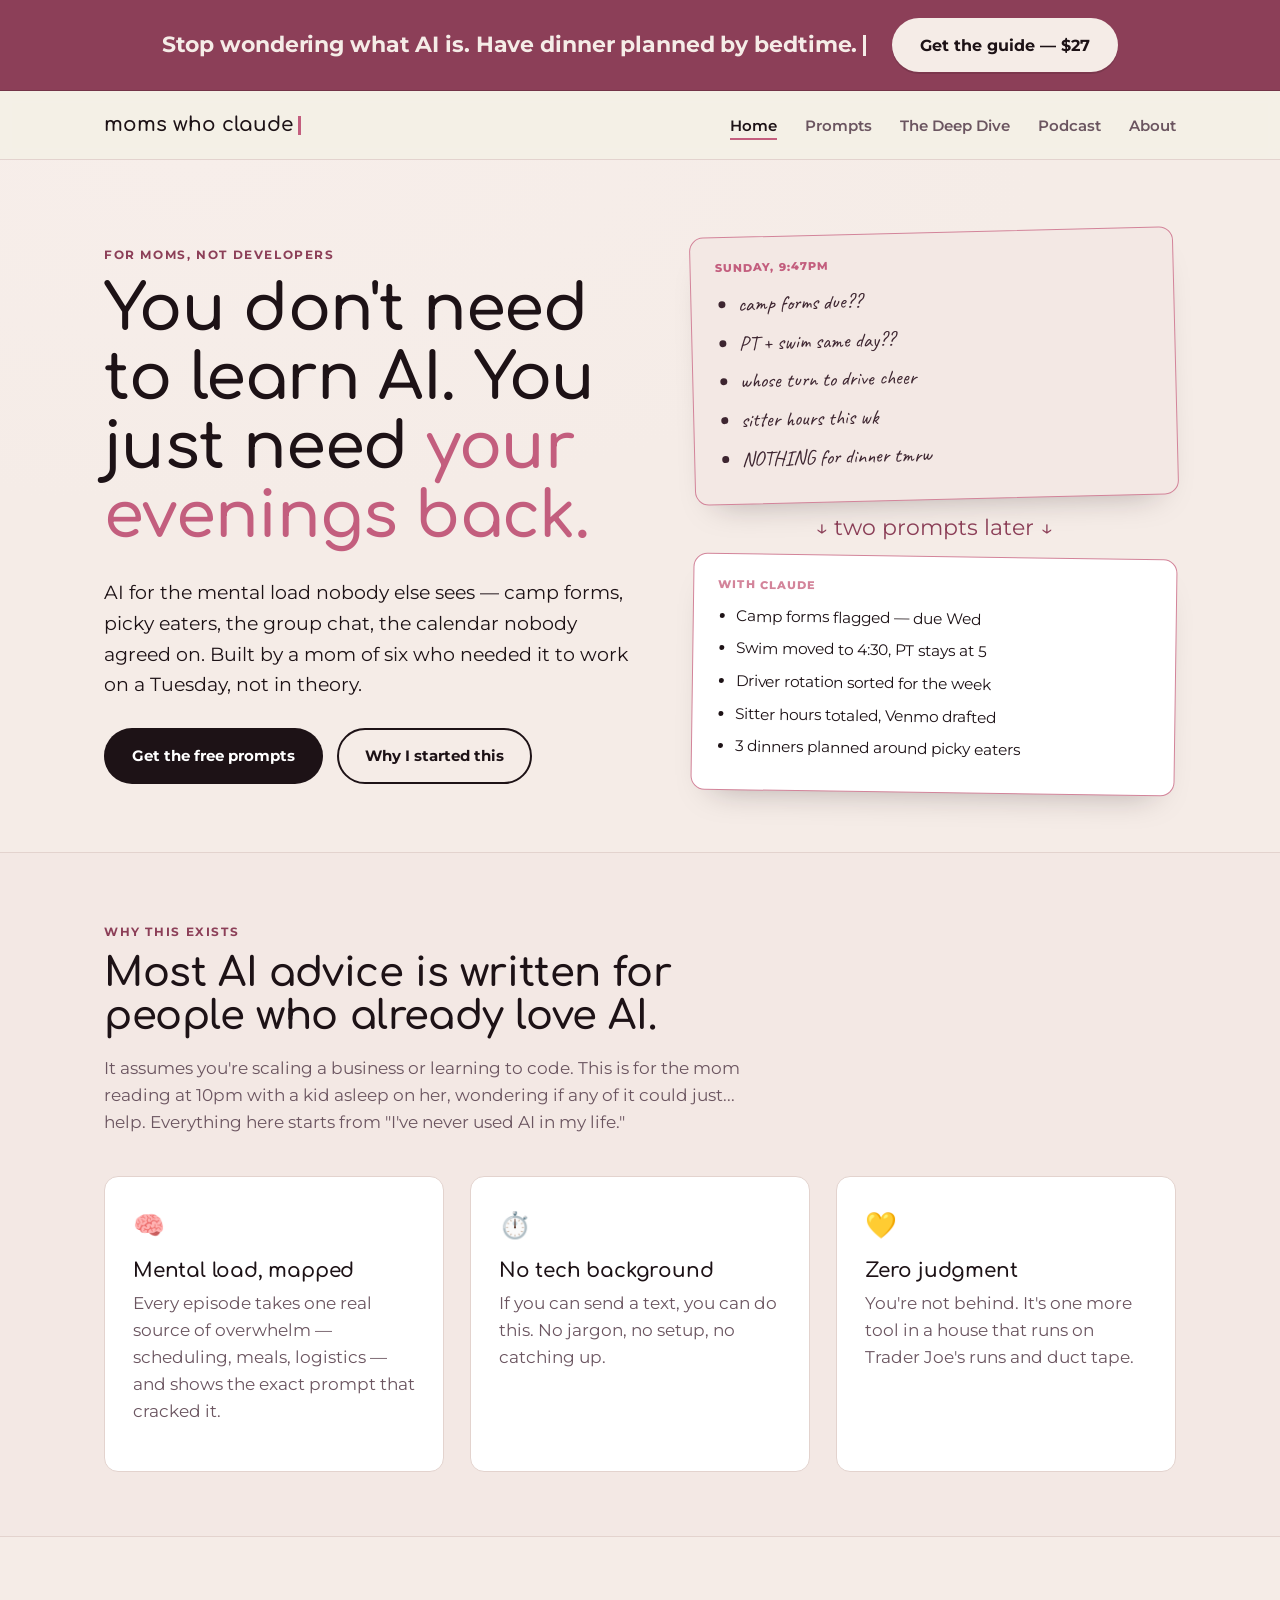
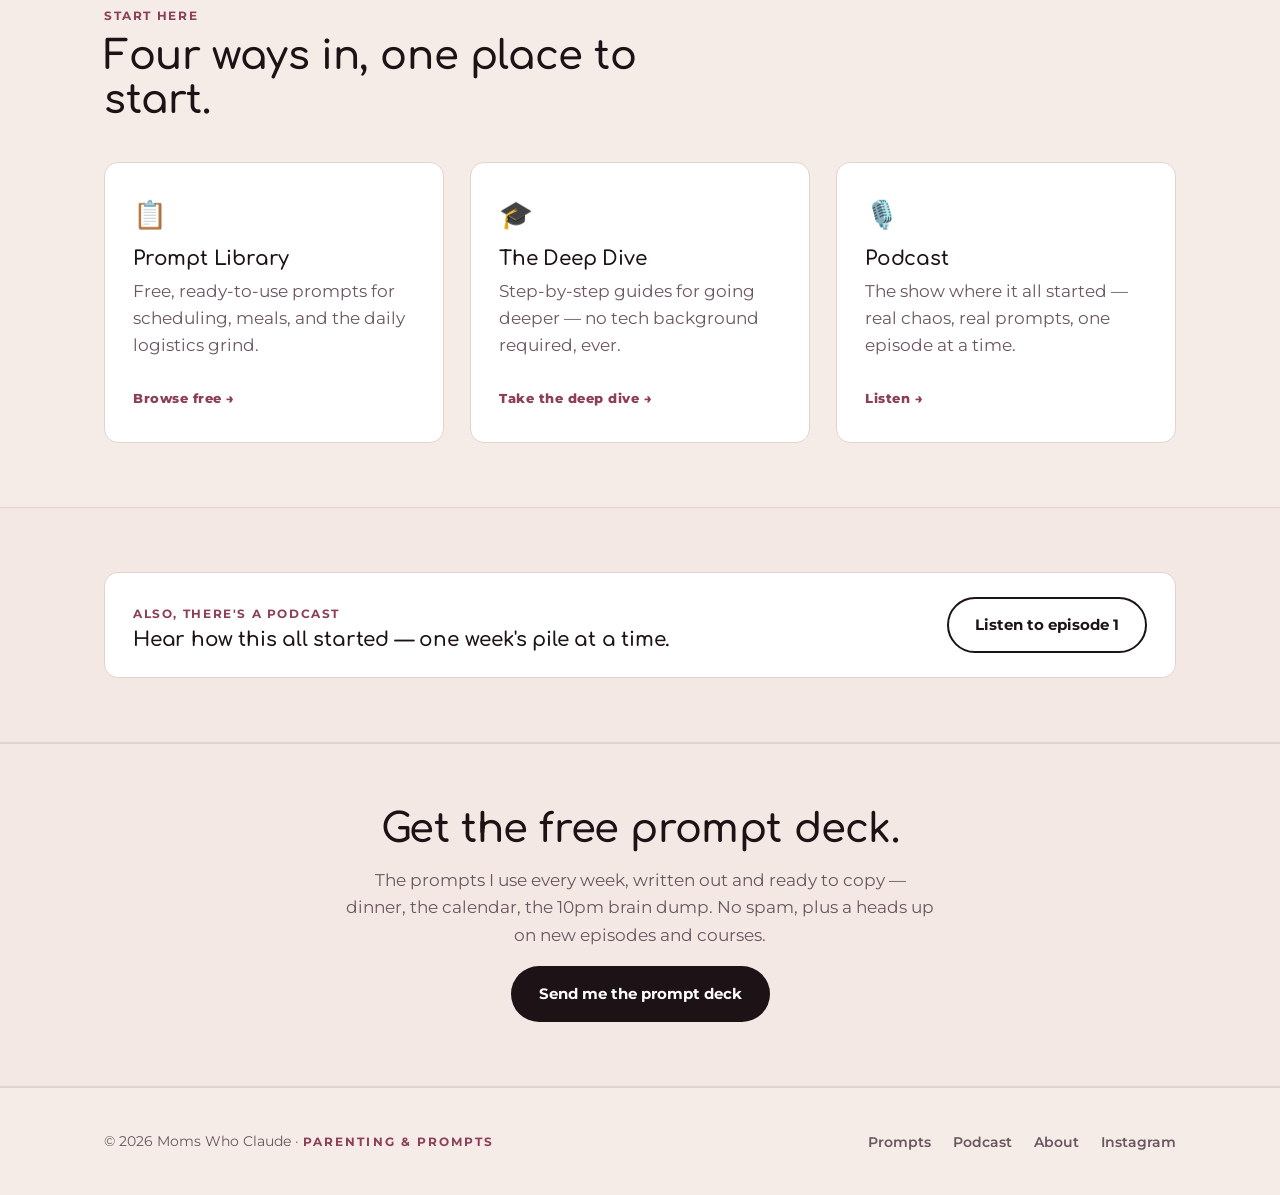
<file: index.html>
<!DOCTYPE html>
<html lang="en">
<head>
<meta charset="UTF-8">
<meta name="viewport" content="width=device-width, initial-scale=1.0">
<title>Moms Who Claude — AI for the mental load, not the boardroom</title>
<meta name="description" content="AI for the mental load moms carry — prompts, courses, and a podcast for moms with zero AI experience, built by a mom of six who found Claude out of desperation.">
<link rel="preconnect" href="https://fonts.googleapis.com">
<link rel="preconnect" href="https://fonts.gstatic.com" crossorigin>
<link href="https://fonts.googleapis.com/css2?family=Comfortaa:wght@400;600;700&family=Montserrat:wght@400;500;600;700;800&family=Caveat:wght@600&display=swap" rel="stylesheet">
<link rel="stylesheet" href="styles.css">
</head>
<body>

<!-- Guide bar — the $27 guide, above the fold, one button.
     Button links to the Stan Store checkout via tinyurl.com/momswhoclaude -->
<aside class="guide-bar">
  <div class="guide-bar-inner">
    <p class="guide-bar-text">Stop wondering what AI is. Have dinner planned by bedtime.<span class="cursor" aria-hidden="true"></span></p>
    <a href="https://tinyurl.com/momswhoclaude" class="btn-guide">Get the guide — $27</a>
  </div>
</aside>

<header class="site-nav">
  <div class="nav-inner wrap">
    <a href="index.html" class="logo">moms who claude<span class="cursor" aria-hidden="true"></span></a>
    <button class="nav-toggle" aria-label="Open menu" aria-expanded="false">☰</button>
    <ul class="nav-links">
      <li><a href="index.html" class="active">Home</a></li>
      <li><a href="resources.html">Prompts</a></li>
      <li><a href="courses.html">The Deep Dive</a></li>
      <li><a href="podcast.html">Podcast</a></li>
      <li><a href="about.html">About</a></li>
    </ul>
  </div>
</header>

<main>
  <section class="hero">
    <div class="wrap hero-grid">
      <div>
        <span class="eyebrow">For moms, not developers</span>
        <h1>You don't need to learn AI. You just need <span class="hl">your evenings back.</span></h1>
        <p class="lede">AI for the mental load nobody else sees — camp forms, picky eaters, the group chat, the calendar nobody agreed on. Built by a mom of six who needed it to work on a Tuesday, not in theory.</p>
        <div class="hero-cta">
          <a href="resources.html" class="btn btn-primary">Get the free prompts</a>
          <a href="about.html" class="btn btn-outline">Why I started this</a>
        </div>
      </div>

      <div class="swap" role="img" aria-label="A handwritten Sunday night list, out of order and half-remembered, turned into a calm, organized list after using Claude">
        <div class="swap-card messy">
          <span class="swap-label">Sunday, 9:47pm</span>
          <ul>
            <li>camp forms due??</li>
            <li>PT + swim same day??</li>
            <li>whose turn to drive cheer</li>
            <li>sitter hours this wk</li>
            <li>NOTHING for dinner tmrw</li>
          </ul>
        </div>
        <div class="swap-arrow">↓ two prompts later ↓</div>
        <div class="swap-card calm">
          <span class="swap-label">With Claude</span>
          <ul>
            <li>Camp forms flagged — due Wed</li>
            <li>Swim moved to 4:30, PT stays at 5</li>
            <li>Driver rotation sorted for the week</li>
            <li>Sitter hours totaled, Venmo drafted</li>
            <li>3 dinners planned around picky eaters</li>
          </ul>
        </div>
      </div>
    </div>
  </section>

  <section class="section-alt">
    <div class="wrap">
      <div class="section-head">
        <span class="eyebrow">Why this exists</span>
        <h2>Most AI advice is written for people who already love AI.</h2>
        <p>It assumes you're scaling a business or learning to code. This is for the mom reading at 10pm with a kid asleep on her, wondering if any of it could just... help. Everything here starts from "I've never used AI in my life."</p>
      </div>
      <div class="grid-3">
        <div class="card">
          <span class="icon">🧠</span>
          <h3>Mental load, mapped</h3>
          <p>Every episode takes one real source of overwhelm — scheduling, meals, logistics — and shows the exact prompt that cracked it.</p>
        </div>
        <div class="card">
          <span class="icon">⏱️</span>
          <h3>No tech background</h3>
          <p>If you can send a text, you can do this. No jargon, no setup, no catching up.</p>
        </div>
        <div class="card">
          <span class="icon">💛</span>
          <h3>Zero judgment</h3>
          <p>You're not behind. It's one more tool in a house that runs on Trader Joe's runs and duct tape.</p>
        </div>
      </div>
    </div>
  </section>

  <section>
    <div class="wrap">
      <div class="section-head">
        <span class="eyebrow">Start here</span>
        <h2>Four ways in, one place to start.</h2>
      </div>
      <div class="grid-3">
        <a href="resources.html" class="pillar-card">
          <span class="icon">📋</span>
          <h3>Prompt Library</h3>
          <p>Free, ready-to-use prompts for scheduling, meals, and the daily logistics grind.</p>
          <span class="pillar-link">Browse free →</span>
        </a>
        <a href="courses.html" class="pillar-card">
          <span class="icon">🎓</span>
          <h3>The Deep Dive</h3>
          <p>Step-by-step guides for going deeper — no tech background required, ever.</p>
          <span class="pillar-link">Take the deep dive →</span>
        </a>
        <a href="podcast.html" class="pillar-card">
          <span class="icon">🎙️</span>
          <h3>Podcast</h3>
          <p>The show where it all started — real chaos, real prompts, one episode at a time.</p>
          <span class="pillar-link">Listen →</span>
        </a>
      </div>
    </div>
  </section>

  <section class="section-alt">
    <div class="wrap">
      <div class="teaser">
        <div>
          <span class="eyebrow" style="margin-bottom:6px;">Also, there's a podcast</span>
          <h3 style="margin:0;">Hear how this all started — one week's pile at a time.</h3>
        </div>
        <a href="podcast.html" class="btn btn-outline">Listen to episode 1</a>
      </div>
    </div>
  </section>

  <section class="section-alt">
    <div class="wrap" style="text-align:center; max-width:640px;">
      <h2>Get the free prompt deck.</h2>
      <p>The prompts I use every week, written out and ready to copy — dinner, the calendar, the 10pm brain dump. No spam, plus a heads up on new episodes and courses.</p>
      <a href="about.html#contact" class="btn btn-primary">Send me the prompt deck</a>
    </div>
  </section>
</main>

<footer>
  <div class="wrap footer-inner">
    <span class="foot-note">© 2026 Moms Who Claude · <span class="foot-tag">Parenting &amp; Prompts</span></span>
    <ul class="foot-links">
      <li><a href="resources.html">Prompts</a></li>
      <li><a href="podcast.html">Podcast</a></li>
      <li><a href="about.html">About</a></li>
      <li><a href="https://instagram.com/momswhoclaude" target="_blank" rel="noopener">Instagram</a></li>
    </ul>
  </div>
</footer>

<script>
  const toggle = document.querySelector('.nav-toggle');
  const links = document.querySelector('.nav-links');
  toggle.addEventListener('click', () => {
    const open = links.classList.toggle('open');
    toggle.setAttribute('aria-expanded', open);
  });
</script>
</body>
</html>
</file>
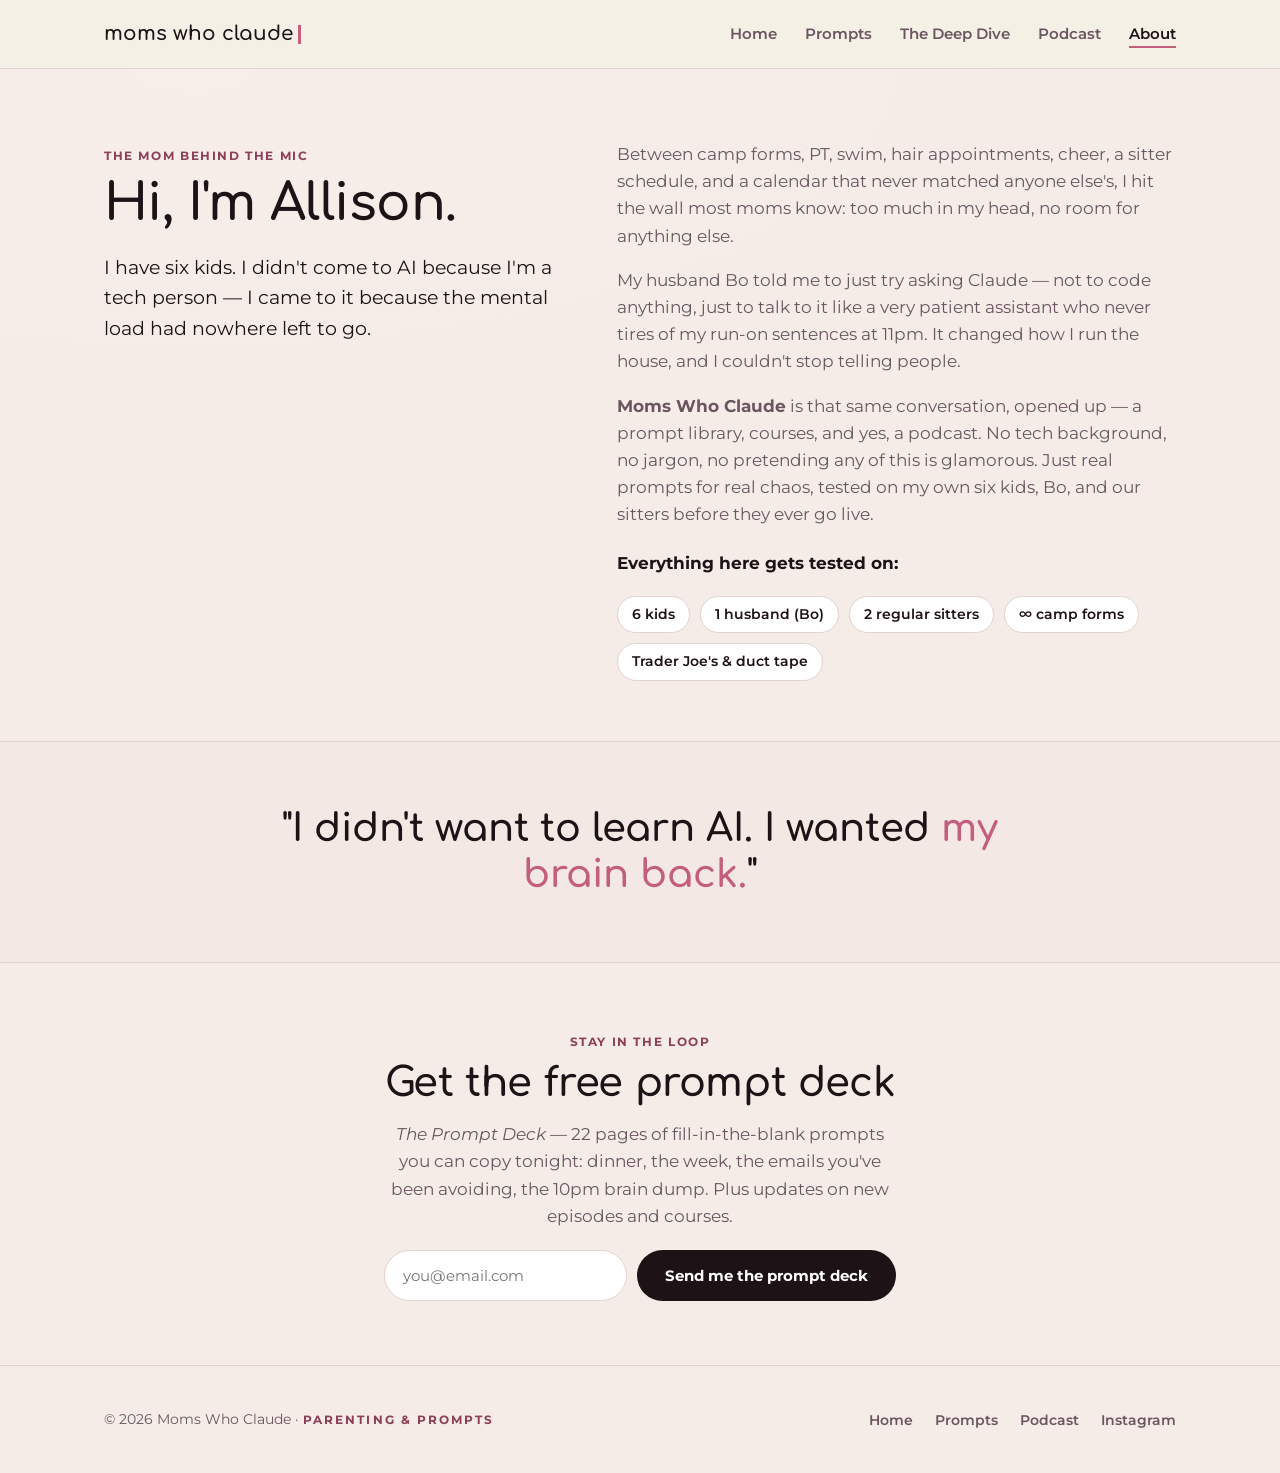
<file: about.html>
<!DOCTYPE html>
<html lang="en">
<head>
<meta charset="UTF-8">
<meta name="viewport" content="width=device-width, initial-scale=1.0">
<title>About — Moms Who Claude</title>
<meta name="description" content="Allison is a mom of six who found AI out of desperation, not curiosity. This is why she started Moms Who Claude.">
<link rel="preconnect" href="https://fonts.googleapis.com">
<link rel="preconnect" href="https://fonts.gstatic.com" crossorigin>
<link href="https://fonts.googleapis.com/css2?family=Comfortaa:wght@400;600;700&family=Montserrat:wght@400;500;600;700;800&family=Caveat:wght@600&display=swap" rel="stylesheet">
<link rel="stylesheet" href="styles.css">
</head>
<body>

<header class="site-nav">
  <div class="nav-inner wrap">
    <a href="index.html" class="logo">moms who claude<span class="cursor" aria-hidden="true"></span></a>
    <button class="nav-toggle" aria-label="Open menu" aria-expanded="false">☰</button>
    <ul class="nav-links">
      <li><a href="index.html">Home</a></li>
      <li><a href="resources.html">Prompts</a></li>
      <li><a href="courses.html">The Deep Dive</a></li>
      <li><a href="podcast.html">Podcast</a></li>
      <li><a href="about.html" class="active">About</a></li>
    </ul>
  </div>
</header>

<main>
  <section class="hero">
    <div class="wrap bio-grid">
      <div>
        <span class="eyebrow">The mom behind the mic</span>
        <h1 style="font-size:clamp(2.2rem,4vw,3.2rem);">Hi, I'm Allison.</h1>
        <p class="lede">I have six kids. I didn't come to AI because I'm a tech person — I came to it because the mental load had nowhere left to go.</p>
      </div>

      <div>
        <p>Between camp forms, PT, swim, hair appointments, cheer, a sitter schedule, and a calendar that never matched anyone else's, I hit the wall most moms know: too much in my head, no room for anything else.</p>
        <p>My husband Bo told me to just try asking Claude — not to code anything, just to talk to it like a very patient assistant who never tires of my run-on sentences at 11pm. It changed how I run the house, and I couldn't stop telling people.</p>
        <p><strong>Moms Who Claude</strong> is that same conversation, opened up — a prompt library, courses, and yes, a podcast. No tech background, no jargon, no pretending any of this is glamorous. Just real prompts for real chaos, tested on my own six kids, Bo, and our sitters before they ever go live.</p>
        <p style="font-weight:700; color:var(--ink); margin-top:22px; margin-bottom:12px;">Everything here gets tested on:</p>
        <div class="crew">
          <span>6 kids</span>
          <span>1 husband (Bo)</span>
          <span>2 regular sitters</span>
          <span>∞ camp forms</span>
          <span>Trader Joe's &amp; duct tape</span>
        </div>
      </div>
    </div>
  </section>

  <section class="section-alt">
    <div class="wrap pullquote">
      <p>"I didn't want to learn AI. I wanted <span class="hl">my brain back.</span>"</p>
    </div>
  </section>

  <section id="contact">
    <div class="wrap" style="max-width:560px; text-align:center;">
      <span class="eyebrow">Stay in the loop</span>
      <h2>Get the free prompt deck</h2>
      <p><em>The Prompt Deck</em> — 22 pages of fill-in-the-blank prompts you can copy tonight: dinner, the week, the emails you've been avoiding, the 10pm brain dump. Plus updates on new episodes and courses.</p>
      <form action="https://app.kit.com/forms/9696511/subscriptions" method="post" data-sv-form="9696511" data-uid="75619957ce" data-format="inline" data-version="5" data-options='{"settings":{"after_subscribe":{"action":"message","success_message":"You are in! Check your email to confirm and grab the prompt deck.","redirect_url":""}}}' class="seva-form formkit-form" style="display:flex; gap:10px; flex-wrap:wrap; justify-content:center; margin-top:20px;">
        <input type="email" name="email_address" required placeholder="you@email.com" aria-label="Email address" style="flex:1; min-width:220px; padding:14px 18px; border-radius:999px; border:1px solid var(--line); font-family:var(--font-body); font-size:0.95rem;">
        <button type="submit" data-element="submit" class="btn btn-primary">Send me the prompt deck</button>
      </form> <script>document.querySelector('form[data-uid="75619957ce"]').addEventListener('submit',function(e){e.preventDefault();var f=e.target,b=f.querySelector('button[type=submit]');if(b){b.disabled=true;b.textContent='Signing you up…';}fetch(f.action,{method:'POST',headers:{'Accept':'application/json'},body:new URLSearchParams(new FormData(f))}).then(function(r){return r.json();}).then(function(){f.innerHTML='<p style="font-family:var(--font-body);font-size:1rem;margin:0;">You\'re in — thanks for subscribing! Check your inbox to confirm.</p>';}).catch(function(){if(b){b.disabled=false;b.textContent='Send me the prompt deck';}alert('Hmm, something went wrong — please try again.');});});</script>
    </div>
  </section>
</main>

<footer>
  <div class="wrap footer-inner">
    <span class="foot-note">© 2026 Moms Who Claude · <span class="foot-tag">Parenting &amp; Prompts</span></span>
    <ul class="foot-links">
      <li><a href="index.html">Home</a></li>
      <li><a href="resources.html">Prompts</a></li>
      <li><a href="podcast.html">Podcast</a></li>
      <li><a href="https://instagram.com/momswhoclaude" target="_blank" rel="noopener">Instagram</a></li>
    </ul>
  </div>
</footer>

<script>
  const toggle = document.querySelector('.nav-toggle');
  const links = document.querySelector('.nav-links');
  toggle.addEventListener('click', () => {
    const open = links.classList.toggle('open');
    toggle.setAttribute('aria-expanded', open);
  });
</script>
</body>
</html>
</file>
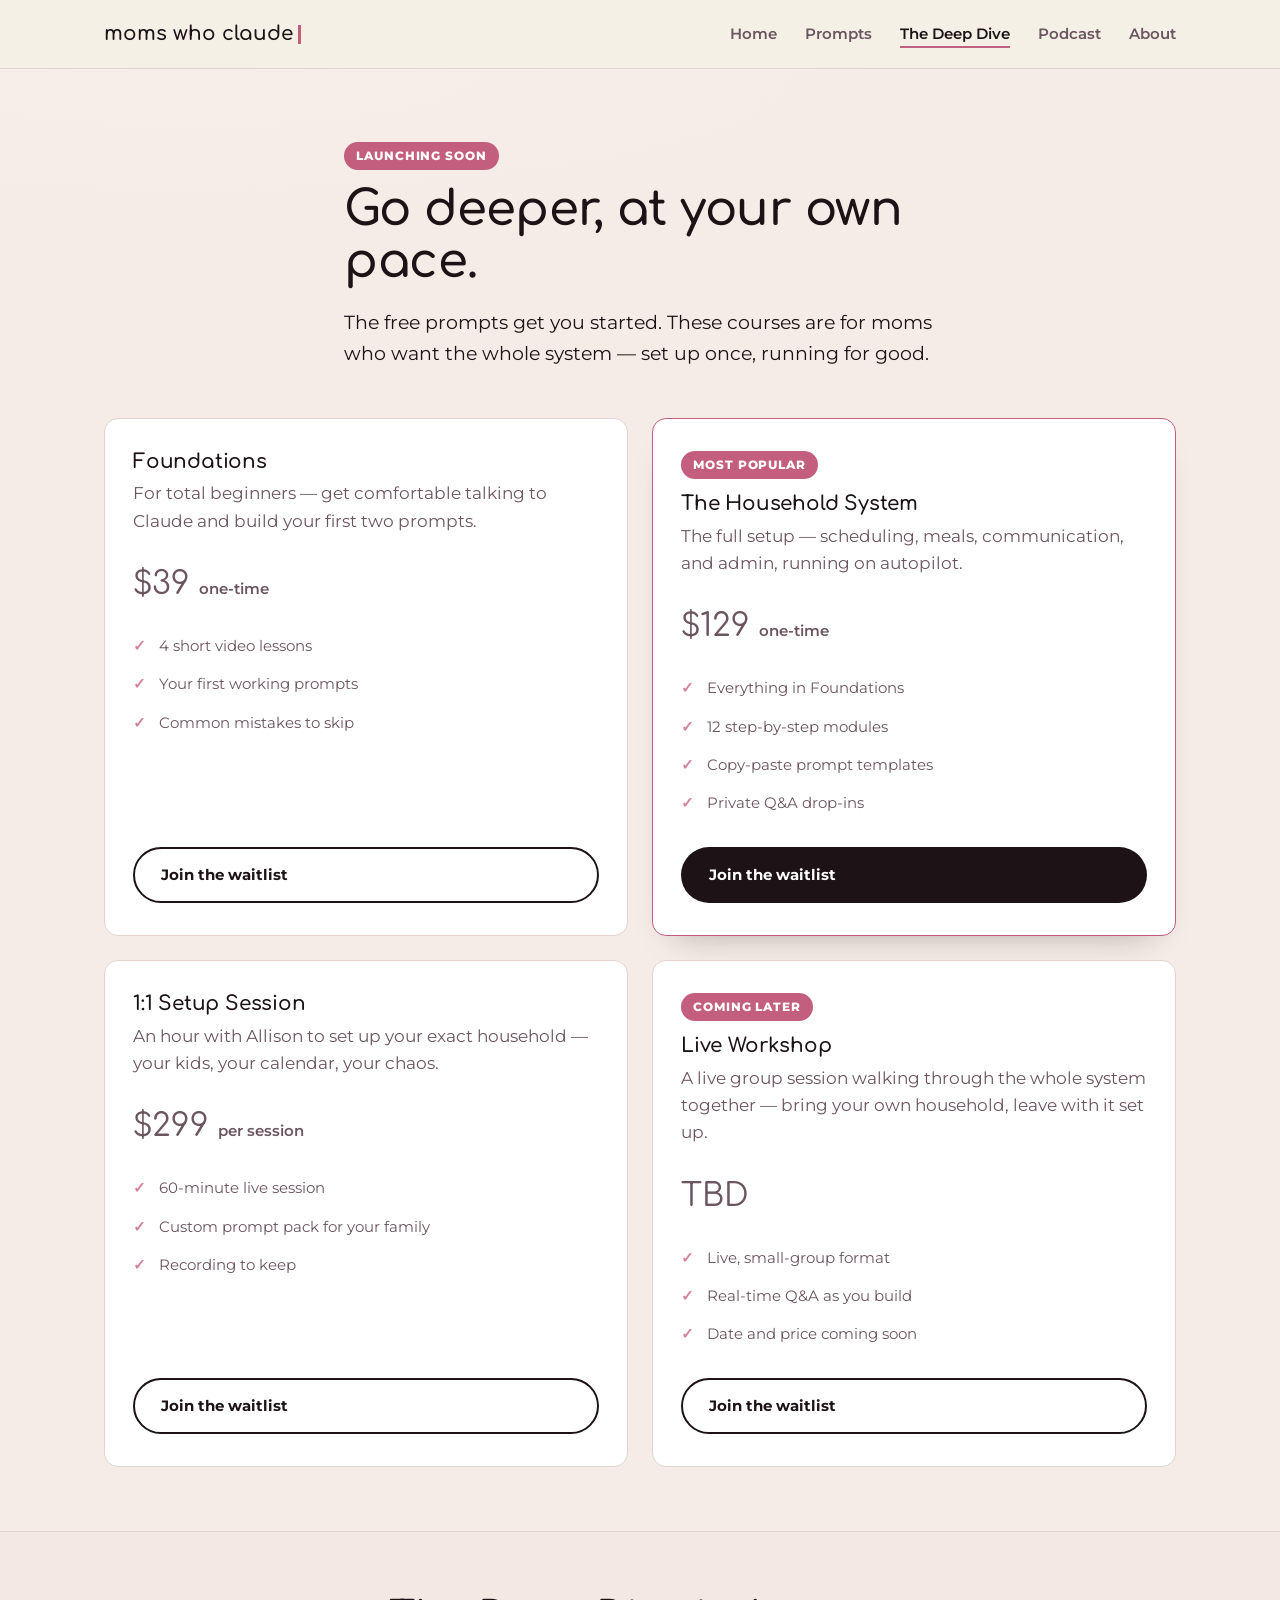
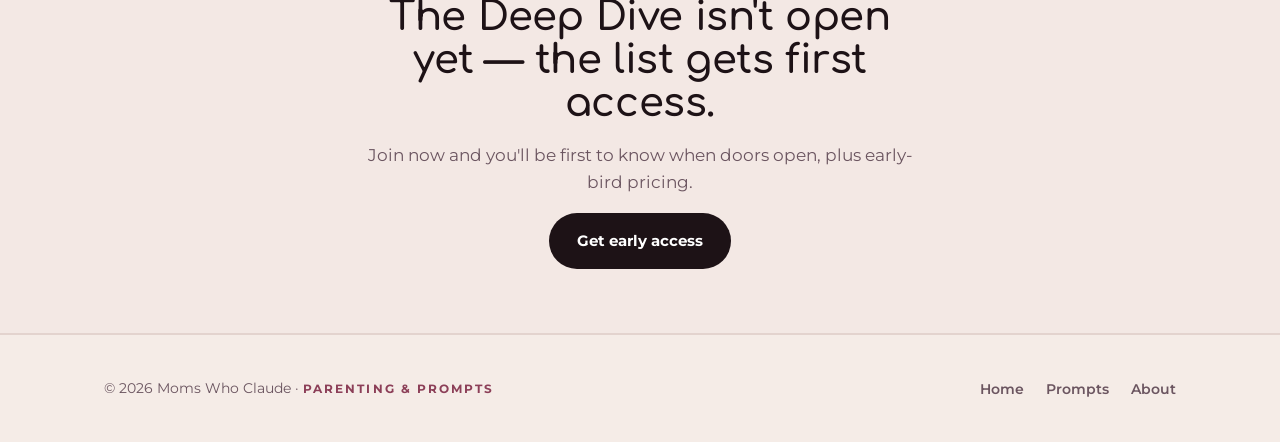
<file: courses.html>
<!DOCTYPE html>
<html lang="en">
<head>
<meta charset="UTF-8">
<meta name="viewport" content="width=device-width, initial-scale=1.0">
<title>The Deep Dive — Moms Who Claude</title>
<meta name="description" content="Step-by-step courses for using Claude to run your household — no tech background required.">
<link rel="preconnect" href="https://fonts.googleapis.com">
<link rel="preconnect" href="https://fonts.gstatic.com" crossorigin>
<link href="https://fonts.googleapis.com/css2?family=Comfortaa:wght@400;600;700&family=Montserrat:wght@400;500;600;700;800&family=Caveat:wght@600&display=swap" rel="stylesheet">
<link rel="stylesheet" href="styles.css">
</head>
<body>

<header class="site-nav">
  <div class="nav-inner wrap">
    <a href="index.html" class="logo">moms who claude<span class="cursor" aria-hidden="true"></span></a>
    <button class="nav-toggle" aria-label="Open menu" aria-expanded="false">☰</button>
    <ul class="nav-links">
      <li><a href="index.html">Home</a></li>
      <li><a href="resources.html">Prompts</a></li>
      <li><a href="courses.html" class="active">The Deep Dive</a></li>
      <li><a href="podcast.html">Podcast</a></li>
      <li><a href="about.html">About</a></li>
    </ul>
  </div>
</header>

<main>
  <section class="hero" style="padding-bottom:20px;">
    <div class="wrap" style="max-width:640px;">
      <span class="badge">Launching soon</span>
      <h1 style="font-size:clamp(2rem,4vw,3rem);">Go deeper, at your own pace.</h1>
      <p class="lede">The free prompts get you started. These courses are for moms who want the whole system — set up once, running for good.</p>
    </div>
  </section>

  <section style="padding-top:10px;">
    <div class="wrap grid-2">

      <div class="price-card">
        <h3>Foundations</h3>
        <p>For total beginners — get comfortable talking to Claude and build your first two prompts.</p>
        <p class="price-tag">$39 <span>one-time</span></p>
        <ul class="feature-list">
          <li>4 short video lessons</li>
          <li>Your first working prompts</li>
          <li>Common mistakes to skip</li>
        </ul>
        <a href="about.html#contact" class="btn btn-outline">Join the waitlist</a>
      </div>

      <div class="price-card featured">
        <span class="badge" style="align-self:flex-start;">Most popular</span>
        <h3>The Household System</h3>
        <p>The full setup — scheduling, meals, communication, and admin, running on autopilot.</p>
        <p class="price-tag">$129 <span>one-time</span></p>
        <ul class="feature-list">
          <li>Everything in Foundations</li>
          <li>12 step-by-step modules</li>
          <li>Copy-paste prompt templates</li>
          <li>Private Q&A drop-ins</li>
        </ul>
        <a href="about.html#contact" class="btn btn-primary">Join the waitlist</a>
      </div>

      <div class="price-card">
        <h3>1:1 Setup Session</h3>
        <p>An hour with Allison to set up your exact household — your kids, your calendar, your chaos.</p>
        <p class="price-tag">$299 <span>per session</span></p>
        <ul class="feature-list">
          <li>60-minute live session</li>
          <li>Custom prompt pack for your family</li>
          <li>Recording to keep</li>
        </ul>
        <a href="about.html#contact" class="btn btn-outline">Join the waitlist</a>
      </div>

      <div class="price-card">
        <span class="badge" style="align-self:flex-start;">Coming later</span>
        <h3>Live Workshop</h3>
        <p>A live group session walking through the whole system together — bring your own household, leave with it set up.</p>
        <p class="price-tag">TBD</p>
        <ul class="feature-list">
          <li>Live, small-group format</li>
          <li>Real-time Q&A as you build</li>
          <li>Date and price coming soon</li>
        </ul>
        <a href="about.html#contact" class="btn btn-outline">Join the waitlist</a>
      </div>

    </div>
  </section>

  <section class="section-alt">
    <div class="wrap" style="text-align:center; max-width:600px;">
      <h2>The Deep Dive isn't open yet — the list gets first access.</h2>
      <p>Join now and you'll be first to know when doors open, plus early-bird pricing.</p>
      <a href="about.html#contact" class="btn btn-primary">Get early access</a>
    </div>
  </section>
</main>

<footer>
  <div class="wrap footer-inner">
    <span class="foot-note">© 2026 Moms Who Claude · <span class="foot-tag">Parenting &amp; Prompts</span></span>
    <ul class="foot-links">
      <li><a href="index.html">Home</a></li>
      <li><a href="resources.html">Prompts</a></li>
      <li><a href="about.html">About</a></li>
    </ul>
  </div>
</footer>

<script>
  const toggle = document.querySelector('.nav-toggle');
  const links = document.querySelector('.nav-links');
  toggle.addEventListener('click', () => {
    const open = links.classList.toggle('open');
    toggle.setAttribute('aria-expanded', open);
  });
</script>
</body>
</html>
</file>
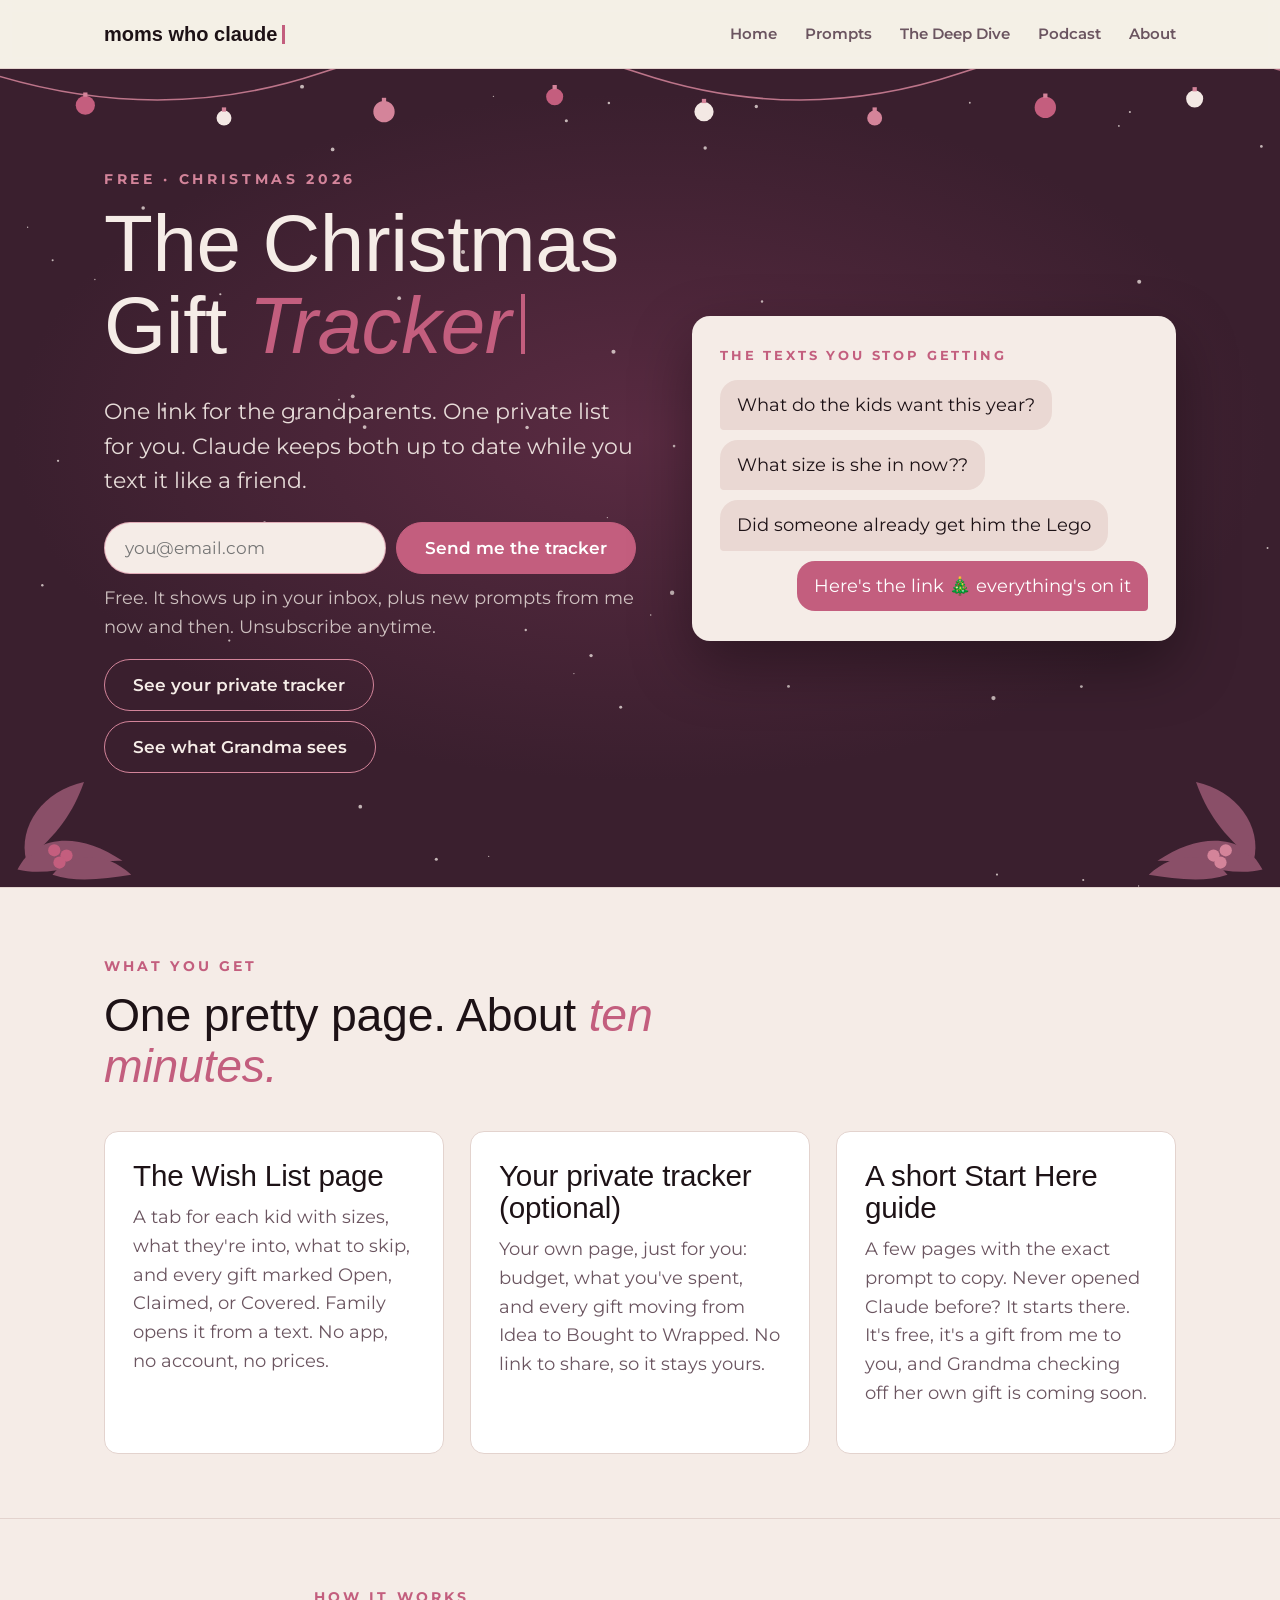
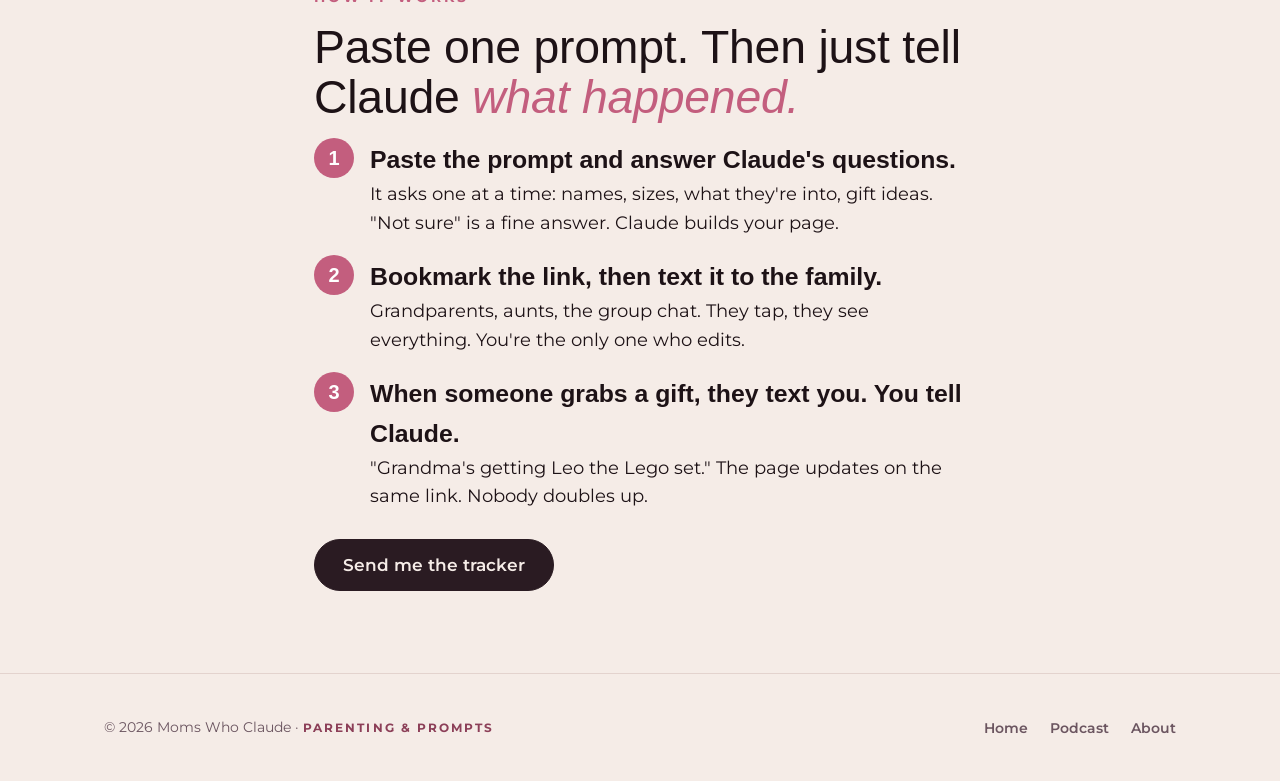
<file: gift-tracker.html>
<!DOCTYPE html>
<html lang="en">
<head>
<meta charset="UTF-8">
<meta name="viewport" content="width=device-width, initial-scale=1.0">
<title>Free Christmas Gift Tracker — Moms Who Claude</title>
<meta name="description" content="A free Christmas gift tracker for moms: one pretty link for the grandparents with every kid's sizes and wish list, one private spending list for you. One prompt to set it up. Claude keeps both up to date.">
<meta property="og:title" content="The Christmas Gift Tracker (free)">
<meta property="og:description" content="One link for the grandparents. One private list for you. Claude keeps both up to date.">
<link rel="preconnect" href="https://fonts.googleapis.com">
<link rel="preconnect" href="https://fonts.gstatic.com" crossorigin>
<link href="https://fonts.googleapis.com/css2?family=Newsreader:ital,opsz,wght@0,6..72,500;0,6..72,600;1,6..72,500&family=Montserrat:wght@400;500;600;700;800&display=swap" rel="stylesheet">
<link rel="stylesheet" href="styles.css">
<style>
  /* Christmas edition, in the Moms Who Claude brand: Plum, Rose, Blush, Cream. Newsreader + Montserrat. */
  .xmas h1, .xmas h2, .xmas h3{ font-family: var(--font-display); font-weight: 500; letter-spacing: -.005em; }
  .gt-hero{ position: relative; overflow: hidden; background: radial-gradient(70% 60% at 50% 45%, #5A2B42 0%, #3A1F2E 70%); color: var(--cream); padding: 96px 0; }
  .gt-hero .wrap{ position: relative; z-index: 1; }
  #gt-snow{ position: absolute; inset: 0; width: 100%; height: 100%; pointer-events: none; }
  @media (prefers-reduced-motion: reduce){ #gt-snow{ display: none; } }
  .gt-holly{ position: absolute; width: min(16vw, 140px); pointer-events: none; z-index: 1; }
  .gt-holly.l{ left: 0; bottom: 0; } .gt-holly.r{ right: 0; bottom: 0; transform: scaleX(-1); }
  .gt-garland{ position: absolute; top: 0; left: 0; width: 100%; height: 70px; pointer-events: none; z-index: 1; }
  .gt-hero .eyebrow{ color: var(--rose-light); letter-spacing: .26em; font-size: .88rem; }
  .gt-hero h1{ font-size: clamp(3rem, 7.4vw, 5rem); line-height: 1.02; margin: 0 0 .35em; color: var(--cream); }
  .gt-hero h1 em{ color: var(--rose); font-style: italic; }
  .gt-hero .cursor-x{ display: inline-block; width: .05em; height: .75em; background: var(--rose); margin-left: .12em; vertical-align: -.02em; animation: gtblink 1.1s steps(1) infinite; }
  @keyframes gtblink{ 50%{ opacity: 0; } }
  @media (prefers-reduced-motion: reduce){ .gt-hero .cursor-x{ animation: none; } }
  .gt-hero .lede{ color: var(--cream); opacity: .92; font-size: 1.35rem; }
  .gt-form{ display: flex; gap: 10px; flex-wrap: wrap; margin-top: 24px; }
  .gt-form input{ flex: 1; min-width: 220px; padding: 15px 20px; border-radius: 999px; border: 1px solid rgba(212,132,154,.6); background: var(--cream); color: var(--ink); font-family: var(--font-body); font-size: 1.05rem; }
  .gt-btn{ display: inline-flex; align-items: center; justify-content: center; font: 600 1.05rem var(--font-body); padding: 15px 28px; border-radius: 999px; border: 1.5px solid var(--rose); background: var(--rose); color: #fff; cursor: pointer; text-decoration: none; }
  .gt-btn:hover{ filter: brightness(1.08); }
  .gt-btn.ghost{ background: transparent; color: var(--cream); border-color: var(--rose-light); }
  .gt-btn.ghost:hover{ background: rgba(212,132,154,.18); filter: none; }
  .gt-btn.dark{ background: var(--plum); border-color: var(--plum); color: var(--cream); }
  .gt-small{ font-size: 1rem; color: var(--cream); opacity: .78; margin-top: 10px; }
  .gt-texts{ background: var(--cream); color: var(--ink); border-radius: 18px; padding: 30px 28px; display: grid; gap: 10px; box-shadow: 0 24px 60px rgba(0,0,0,.35); }
  .gt-texts .eyebrow{ color: var(--rose); margin: 0 0 4px; letter-spacing: .22em; font-size: .8rem; }
  .gt-bubble{ background: #EAD8D3; border-radius: 18px 18px 18px 4px; padding: 11px 17px; font-size: 1.1rem; justify-self: start; max-width: 100%; }
  .gt-bubble.me{ background: var(--rose); color: #fff; border-radius: 18px 18px 4px 18px; justify-self: end; }
  .xmas-band{ background: var(--cream); }
  .xmas-band .eyebrow{ color: var(--rose); letter-spacing: .22em; font-size: .88rem; }
  .xmas-band h2{ font-size: clamp(2.1rem, 4.4vw, 2.9rem); color: var(--ink); }
  .xmas h2 em{ color: var(--rose); font-style: italic; }
  .xmas .card h3{ font-size: 1.85rem; margin-top: 0; }
  .xmas p, .xmas li{ font-size: 1.12rem; line-height: 1.6; }
  .gt-steps{ counter-reset: s; list-style: none; padding: 0; margin: 0; display: grid; gap: 20px; }
  .gt-steps li{ counter-increment: s; position: relative; padding-left: 56px; }
  .gt-steps li::before{ content: counter(s); position: absolute; left: 0; top: -2px; width: 40px; height: 40px; border-radius: 50%; background: var(--rose); color: #fff; font: 600 1.25rem var(--font-display); display: grid; place-items: center; }
  .gt-steps b{ display: block; font-family: var(--font-display); font-size: 1.55rem; font-weight: 600; }
  .gt-orn{ display: inline-block; width: 12px; height: 12px; border-radius: 50%; background: var(--rose); margin: 0 5px; vertical-align: middle; box-shadow: inset -2px -2px 0 rgba(0,0,0,.12); }
  .gt-orn.l{ background: var(--rose-light); }
</style>
</head>
<body>

<header class="site-nav">
  <div class="nav-inner wrap">
    <a href="index.html" class="logo">moms who claude<span class="cursor" aria-hidden="true"></span></a>
    <button class="nav-toggle" aria-label="Open menu" aria-expanded="false">☰</button>
    <ul class="nav-links">
      <li><a href="index.html">Home</a></li>
      <li><a href="resources.html">Prompts</a></li>
      <li><a href="courses.html">The Deep Dive</a></li>
      <li><a href="podcast.html">Podcast</a></li>
      <li><a href="about.html">About</a></li>
    </ul>
  </div>
</header>

<main class="xmas">
  <section class="gt-hero">
    <canvas id="gt-snow" aria-hidden="true"></canvas>
    <svg class="gt-garland" viewBox="0 0 1200 70" preserveAspectRatio="xMidYMin slice" aria-hidden="true">
      <path d="M-10 4 Q150 54 300 4 T600 4 T900 4 T1210 4" fill="none" stroke="#D4849A" stroke-opacity=".85" stroke-width="1.5"/><circle cx="80" cy="34" r="9" fill="#C45E7E"/><rect x="78" y="22" width="4" height="4" fill="#D4849A"/><circle cx="210" cy="46" r="7" fill="#F3E8E4"/><rect x="208" y="36" width="4" height="4" fill="#D4849A"/><circle cx="360" cy="40" r="10" fill="#D4849A"/><rect x="358" y="27" width="4" height="4" fill="#D4849A"/><circle cx="520" cy="26" r="8" fill="#C45E7E"/><rect x="518" y="15" width="4" height="4" fill="#D4849A"/><circle cx="660" cy="40" r="9" fill="#F3E8E4"/><rect x="658" y="28" width="4" height="4" fill="#D4849A"/><circle cx="820" cy="46" r="7" fill="#D4849A"/><rect x="818" y="36" width="4" height="4" fill="#D4849A"/><circle cx="980" cy="36" r="10" fill="#C45E7E"/><rect x="978" y="23" width="4" height="4" fill="#D4849A"/><circle cx="1120" cy="28" r="8" fill="#F3E8E4"/><rect x="1118" y="17" width="4" height="4" fill="#D4849A"/>
    </svg>
    <svg class="gt-holly l" viewBox="0 0 160 160" aria-hidden="true">
      <g fill="#8A4F68"><path d="M20 140 C40 100 90 96 140 130 C100 128 60 150 20 140Z"/><path d="M30 130 C20 90 50 50 96 40 C84 74 66 100 30 130Z"/><path d="M60 146 C80 120 120 118 150 146 C120 150 90 156 60 146Z"/></g>
      <g fill="#C45E7E"><circle cx="62" cy="118" r="7"/><circle cx="76" cy="124" r="7"/><circle cx="68" cy="132" r="7"/></g>
    </svg>
    <svg class="gt-holly r" viewBox="0 0 160 160" aria-hidden="true">
      <g fill="#8A4F68"><path d="M20 140 C40 100 90 96 140 130 C100 128 60 150 20 140Z"/><path d="M30 130 C20 90 50 50 96 40 C84 74 66 100 30 130Z"/><path d="M60 146 C80 120 120 118 150 146 C120 150 90 156 60 146Z"/></g>
      <g fill="#D4849A"><circle cx="62" cy="118" r="7"/><circle cx="76" cy="124" r="7"/><circle cx="68" cy="132" r="7"/></g>
    </svg>
    <div class="wrap hero-grid">
      <div>
        <span class="eyebrow">Free · Christmas 2026</span>
        <h1>The Christmas Gift <em>Tracker</em><span class="cursor-x" aria-hidden="true"></span></h1>
        <p class="lede">One link for the grandparents. One private list for you. Claude keeps both up to date while you text it like a friend.</p>

        <!-- KIT: in the form tag below, swap the form-ID and uid placeholders for the new "Gift Tracker" form's values.
             That form's incentive email delivers https://www.momswhoclaude.ai/downloads/christmas-gift-tracker.pdf
             and tags subscribers `gift-tracker` + `website`. -->
        <form id="gt-form" action="https://app.kit.com/forms/10078395/subscriptions" method="post" data-sv-form="10078395" data-uid="b911227d18" data-format="inline" data-version="5" class="seva-form formkit-form gt-form">
          <input type="email" name="email_address" required placeholder="you@email.com" aria-label="Email address">
          <button type="submit" data-element="submit" class="gt-btn">Send me the tracker</button>
        </form>
        <p class="gt-small">Free. It shows up in your inbox, plus new prompts from me now and then. Unsubscribe anytime.</p>
        <p style="margin-top:18px;display:flex;gap:10px;flex-wrap:wrap;"><a href="gift-tracker-mine.html" target="_blank" rel="noopener" class="gt-btn ghost">See your private tracker</a><a href="gift-tracker-demo.html" target="_blank" rel="noopener" class="gt-btn ghost">See what Grandma sees</a></p>
      </div>

      <div class="gt-texts" aria-label="The texts this replaces">
        <span class="eyebrow">The texts you stop getting</span>
        <div class="gt-bubble">What do the kids want this year?</div>
        <div class="gt-bubble">What size is she in now??</div>
        <div class="gt-bubble">Did someone already get him the Lego</div>
        <div class="gt-bubble me">Here's the link 🎄 everything's on it</div>
      </div>
    </div>
  </section>

  <section class="section-alt xmas-band">
    <div class="wrap">
      <div class="section-head" style="max-width:660px;">
        <span class="eyebrow">What you get</span>
        <h2>One pretty page. About <em>ten minutes.</em></h2>
      </div>
      <div class="grid-3">
        <div class="card">
          <h3>The Wish List page</h3>
          <p>A tab for each kid with sizes, what they're into, what to skip, and every gift marked Open, Claimed, or Covered. Family opens it from a text. No app, no account, no prices.</p>
        </div>
        <div class="card">
          <h3>Your private tracker (optional)</h3>
          <p>Your own page, just for you: budget, what you've spent, and every gift moving from Idea to Bought to Wrapped. No link to share, so it stays yours.</p>
        </div>
        <div class="card">
          <h3>A short Start Here guide</h3>
          <p>A few pages with the exact prompt to copy. Never opened Claude before? It starts there. It's free, it's a gift from me to you, and Grandma checking off her own gift is coming soon.</p>
        </div>
      </div>
    </div>
  </section>

  <section class="xmas-band">
    <div class="wrap" style="max-width:700px;">
      <span class="eyebrow">How it works</span>
      <h2>Paste one prompt. Then just tell Claude <em>what happened.</em></h2>
      <ol class="gt-steps">
        <li><b>Paste the prompt and answer Claude's questions.</b> It asks one at a time: names, sizes, what they're into, gift ideas. "Not sure" is a fine answer. Claude builds your page.</li>
        <li><b>Bookmark the link, then text it to the family.</b> Grandparents, aunts, the group chat. They tap, they see everything. You're the only one who edits.</li>
        <li><b>When someone grabs a gift, they text you. You tell Claude.</b> "Grandma's getting Leo the Lego set." The page updates on the same link. Nobody doubles up.</li>
      </ol>
      <p style="margin-top:28px;"><a href="#gt-form" class="gt-btn dark">Send me the tracker</a></p>
    </div>
  </section>
</main>

<footer>
  <div class="wrap footer-inner">
    <span class="foot-note">© 2026 Moms Who Claude · <span class="foot-tag">Parenting &amp; Prompts</span></span>
    <ul class="foot-links">
      <li><a href="index.html">Home</a></li>
      <li><a href="podcast.html">Podcast</a></li>
      <li><a href="about.html">About</a></li>
    </ul>
  </div>
</footer>

<script>
  const toggle = document.querySelector('.nav-toggle');
  const links = document.querySelector('.nav-links');
  toggle.addEventListener('click', () => {
    const open = links.classList.toggle('open');
    toggle.setAttribute('aria-expanded', open);
  });
  (function () {
    if (matchMedia('(prefers-reduced-motion: reduce)').matches) return;
    var c = document.getElementById('gt-snow'), x = c.getContext('2d'), W, H, f;
    function size() { W = c.width = c.offsetWidth; H = c.height = c.offsetHeight;
      f = Array.from({ length: Math.min(60, Math.floor(W / 16)) }, function () { return { x: Math.random() * W, y: Math.random() * H, r: Math.random() * 1.6 + .6, s: Math.random() * .3 + .15, d: Math.random() * 6.28 }; }); }
    size(); addEventListener('resize', size);
    (function tick() { x.clearRect(0, 0, W, H); x.fillStyle = 'rgba(243,232,228,.75)';
      f.forEach(function (p) { p.y += p.s; p.d += .01; p.x += Math.sin(p.d) * .4; if (p.y > H) { p.y = -5; p.x = Math.random() * W; } x.beginPath(); x.arc(p.x, p.y, p.r, 0, 6.28); x.fill(); });
      requestAnimationFrame(tick); })();
  })();
  document.getElementById('gt-form').addEventListener('submit', function (e) {
    e.preventDefault();
    var f = e.target, b = f.querySelector('button[type=submit]');
    if (b) { b.disabled = true; b.textContent = 'Sending…'; }
    fetch(f.action, { method: 'POST', headers: { 'Accept': 'application/json' }, body: new URLSearchParams(new FormData(f)) })
      .then(function (r) { return r.json(); })
      .then(function () { f.innerHTML = '<p style="margin:0;font-size:1.05rem;"><b>You\'re in.</b> Check your email. Your tracker is waiting there (peek in Promotions if you don\'t see it).</p>'; })
      .catch(function () { if (b) { b.disabled = false; b.textContent = 'Send me the tracker'; } alert('Hmm, that didn\'t go through. Try once more?'); });
  });
</script>
</body>
</html>
</file>
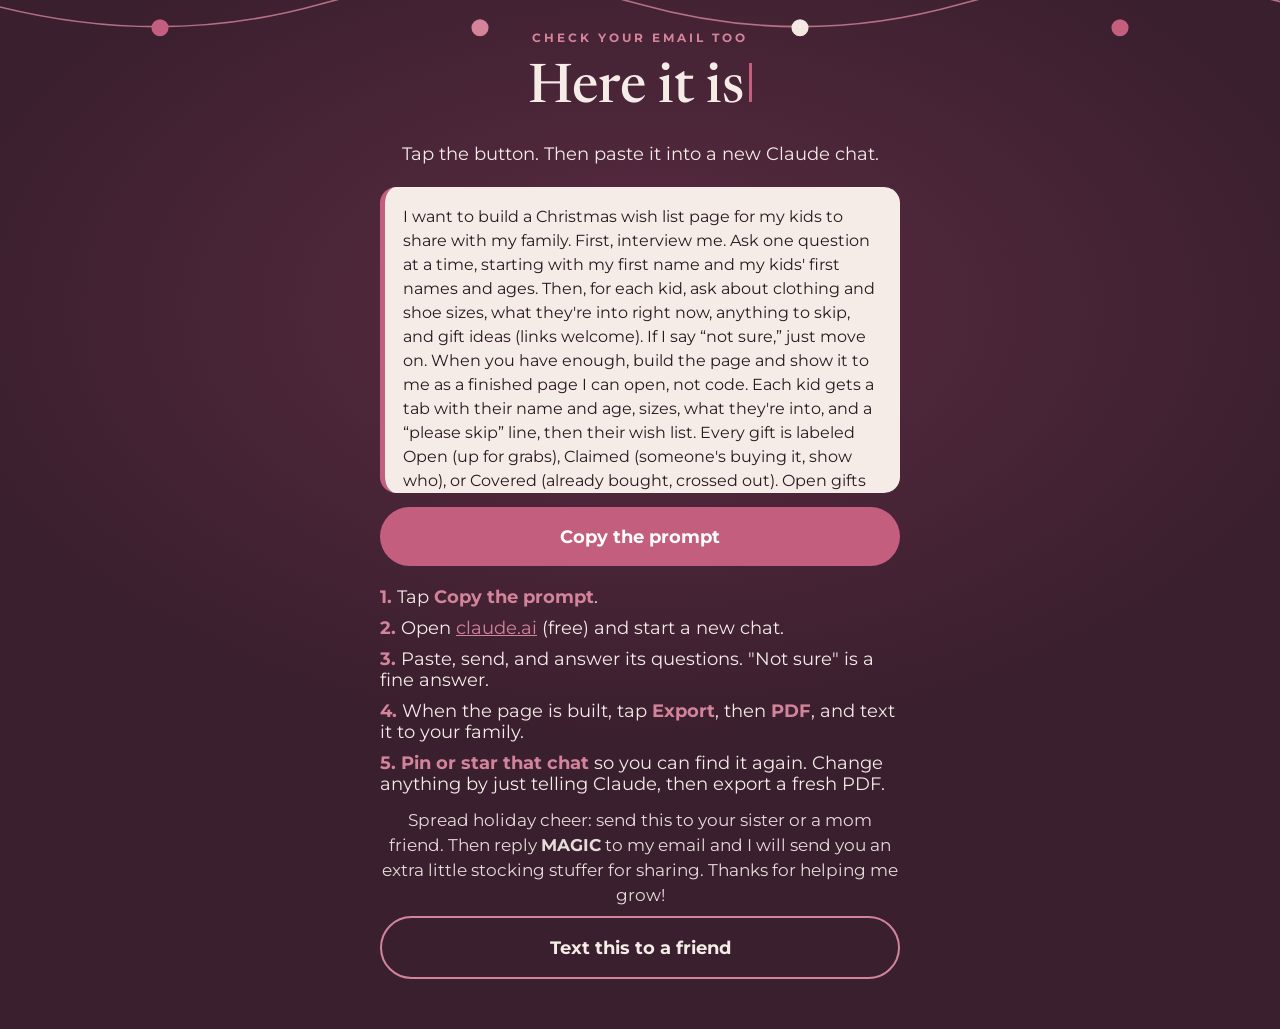
<file: gifts-thanks.html>
<!DOCTYPE html>
<html lang="en">
<head>
<meta charset="UTF-8">
<meta name="viewport" content="width=device-width, initial-scale=1.0">
<title>Your gift | Moms Who Claude</title>
<meta name="description" content="Copy the prompt and paste it into Claude.">
<meta property="og:title" content="Your Christmas gift">
<meta property="og:description" content="Copy the prompt and paste it into Claude.">
<meta property="og:image" content="https://www.momswhoclaude.ai/gifts-og.jpg">
<meta property="og:type" content="website">
<meta name="twitter:card" content="summary_large_image">
<meta name="robots" content="noindex">
<link rel="preconnect" href="https://fonts.googleapis.com">
<link rel="preconnect" href="https://fonts.gstatic.com" crossorigin>
<link href="https://fonts.googleapis.com/css2?family=Newsreader:ital,opsz,wght@0,6..72,500;1,6..72,500&family=Montserrat:wght@400;500;600;700&display=swap" rel="stylesheet">
<style>
  :root{ --plum:#1F1418; --berry:#3A1F2E; --rose:#C45E7E; --rose-light:#D4849A; --blush:#F3E8E4; --cream:#F5ECE8; --ink:#2A1820; }
  *{ box-sizing:border-box; }
  html,body{ margin:0; }
  body{ min-height:100vh; min-height:100dvh; background: radial-gradient(80% 60% at 50% 30%, #5A2B42 0%, var(--berry) 70%); color:var(--cream); font-family:'Montserrat',system-ui,sans-serif; display:flex; flex-direction:column; align-items:center; justify-content:center; padding:28px 20px 36px; text-align:center; position:relative; overflow-x:hidden; }
  .garland{ position:absolute; top:0; left:0; width:100%; height:56px; pointer-events:none; }
  .wrap{ width:100%; max-width:520px; position:relative; z-index:1; }
  .eyebrow{ font-weight:700; font-size:.78rem; letter-spacing:.24em; text-transform:uppercase; color:var(--rose-light); margin:0 0 14px; }
  h1{ font-family:'Newsreader',Georgia,serif; font-weight:500; font-size:clamp(2.5rem,11vw,3.4rem); line-height:1.04; margin:0 0 .4em; color:var(--cream); }
  h1 em{ color:var(--rose); font-style:italic; }
  p{ font-size:1.15rem; line-height:1.55; margin:0 0 1em; }
  form{ display:grid; gap:12px; margin-top:22px; }
  input[type=email]{ width:100%; padding:18px 22px; border-radius:999px; border:1px solid var(--rose-light); background:var(--cream); color:var(--ink); font:500 1.15rem 'Montserrat',sans-serif; }
  input[type=email]::placeholder{ color:#7a6068; }
  button.big{ width:100%; padding:18px 24px; border-radius:999px; border:0; background:var(--rose); color:#fff; font:700 1.15rem 'Montserrat',sans-serif; cursor:pointer; }
  button.big:disabled{ opacity:.7; }
  .small{ font-size:1.05rem; opacity:.92; margin:14px 0 0; line-height:1.5; }
  .box{ text-align:left; background:var(--cream); color:var(--ink); border-radius:16px; padding:18px 18px; font-size:1rem; line-height:1.5; max-height:34vh; overflow:auto; border-left:5px solid var(--rose); margin:18px 0 14px; }
  .steps{ text-align:left; list-style:none; padding:0; margin:20px 0 0; display:grid; gap:10px; font-size:1.1rem; }
  .steps b{ color:var(--rose-light); }
  a{ color:var(--rose-light); }
  .cursor{ display:inline-block; width:.05em; height:.72em; background:var(--rose); margin-left:.1em; }
  :focus-visible{ outline:3px solid var(--rose-light); outline-offset:2px; }
</style>
</head>
<body>
<svg class="garland" viewBox="0 0 1200 56" preserveAspectRatio="xMidYMin slice" aria-hidden="true"><path d="M-10 4 Q150 46 300 4 T600 4 T900 4 T1210 4" fill="none" stroke="#D4849A" stroke-opacity=".8" stroke-width="1.5"/><circle cx="150" cy="26" r="8" fill="#C45E7E"/><circle cx="450" cy="26" r="8" fill="#D4849A"/><circle cx="750" cy="26" r="8" fill="#F3E8E4"/><circle cx="1050" cy="26" r="8" fill="#C45E7E"/></svg>
<div class="wrap">

  <p class="eyebrow">Check your email too</p>
  <h1>Here it is<span class="cursor" aria-hidden="true"></span></h1>
  <p>Tap the button. Then paste it into a new Claude chat.</p>
  <div class="box" id="prompt">I want to build a Christmas wish list page for my kids to share with my family. First, interview me. Ask one question at a time, starting with my first name and my kids&#x27; first names and ages. Then, for each kid, ask about clothing and shoe sizes, what they&#x27;re into right now, anything to skip, and gift ideas (links welcome). If I say “not sure,” just move on. When you have enough, build the page and show it to me as a finished page I can open, not code. Each kid gets a tab with their name and age, sizes, what they&#x27;re into, and a “please skip” line, then their wish list. Every gift is labeled Open (up for grabs), Claimed (someone&#x27;s buying it, show who), or Covered (already bought, crossed out). Open gifts first. At the top: “Want to grab something? Text me so nobody doubles up.” (use my first name). Add a “Last updated” date and a small footer: “Made with Claude · a Christmas gift from Moms Who Claude.” No prices anywhere. First names only. Big, easy-to-read text, because grandparents will open it on their phones. Look: a deep berry-plum background with soft snow dots, one warm cream card, dark plum text, one rose accent color. Headlines in a serif font like Newsreader, everything else in Montserrat. A holly sprig and a string of ornaments. No gold, no glitter. Build it as an artifact I can open in this chat. Do not send me to Netlify or any other site, and do not make up a link. When it&#x27;s built, tell me in a few plain words how to save it as a PDF to text to my family (Export, then PDF). Tell me plainly that paid Claude accounts are needed to share a live link, so the PDF is how I share it. I&#x27;m the only one who will change this page. When I tell you something changed, update the page here and remind me to export a fresh PDF to re-share. Remind me to pin or star this chat so I can find it again.</div>
  <button class="big" id="copy" type="button">Copy the prompt</button>
  <ol class="steps">
    <li><b>1.</b> Tap <b>Copy the prompt</b>.</li>
    <li><b>2.</b> Open <a href="https://claude.ai" target="_blank" rel="noopener">claude.ai</a> (free) and start a new chat.</li>
    <li><b>3.</b> Paste, send, and answer its questions. "Not sure" is a fine answer.</li>
    <li><b>4.</b> When the page is built, tap <b>Export</b>, then <b>PDF</b>, and text it to your family.</li>
    <li><b>5.</b> <b>Pin or star that chat</b> so you can find it again. Change anything by just telling Claude, then export a fresh PDF.</li>
  </ol>
  <p class="small">Spread holiday cheer: send this to your sister or a mom friend. Then reply <b>MAGIC</b> to my email and I will send you an extra little stocking stuffer for sharing. Thanks for helping me grow!</p>
  <button class="big" id="share" type="button" style="background:transparent;border:2px solid var(--rose-light);color:var(--cream);margin-top:8px">Text this to a friend</button>
  <p class="small" id="shared" aria-live="polite"></p>
<script>
  var btn = document.getElementById('copy'), box = document.getElementById('prompt');
  btn.addEventListener('click', function () {
    var t = box.innerText;
    function done() { btn.textContent = 'Copied! Now open Claude'; }
    function fallback() { var r = document.createRange(); r.selectNodeContents(box); var s = getSelection(); s.removeAllRanges(); s.addRange(r); try { document.execCommand('copy'); done(); } catch (e) { btn.textContent = 'Press and hold the text to copy'; } }
    if (navigator.clipboard && navigator.clipboard.writeText) { navigator.clipboard.writeText(t).then(done, fallback); } else { fallback(); }
  });
</script>

<script>
  (function () {
    var url = 'https://www.momswhoclaude.ai/gifts.html';
    var msg = "I just got this free Christmas wish list thing from Moms Who Claude. One prompt, about 10 minutes, and the family stops asking you \u201cwhat do the kids want?\u201d Try it!";
    var b = document.getElementById('share'), note = document.getElementById('shared');
    b.addEventListener('click', function () {
      if (navigator.share) { navigator.share({ text: msg, url: url }).catch(function () {}); return; }
      var t = msg + ' ' + url;
      if (navigator.clipboard && navigator.clipboard.writeText) { navigator.clipboard.writeText(t).then(function () { note.textContent = 'Message copied. Paste it into a text.'; }, function () { note.textContent = url; }); }
      else { note.textContent = t; }
    });
  })();
</script>
</div>
</body>
</html>
</file>
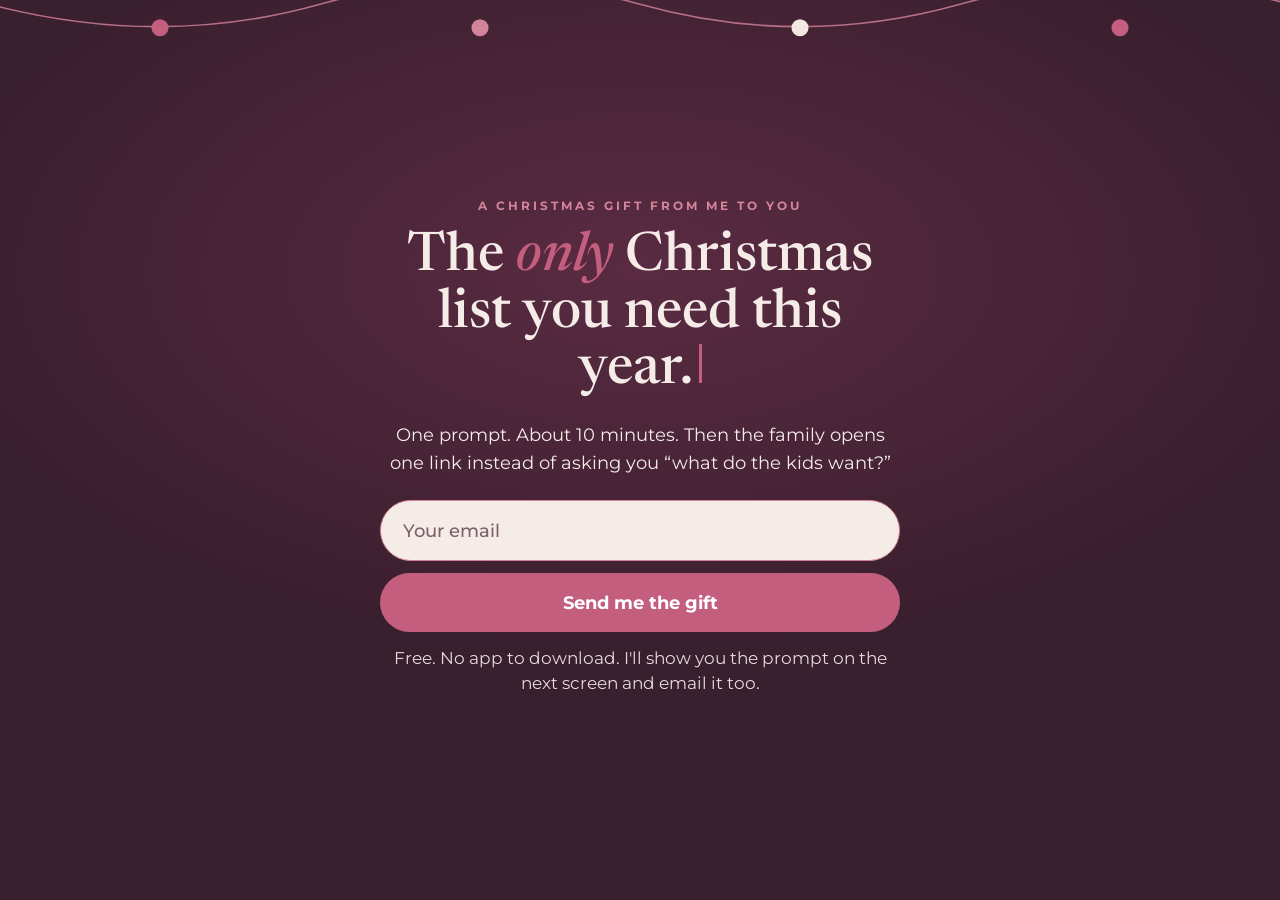
<file: gifts.html>
<!DOCTYPE html>
<html lang="en">
<head>
<meta charset="UTF-8">
<meta name="viewport" content="width=device-width, initial-scale=1.0">
<title>The only Christmas list you need this year | Moms Who Claude</title>
<meta name="description" content="A free Christmas gift from me to you. One prompt, about 10 minutes, and your family stops texting you what the kids want.">
<meta property="og:title" content="The only Christmas list you need this year">
<meta property="og:description" content="A free Christmas gift from me to you. One prompt, about 10 minutes, and your family stops texting you what the kids want.">
<meta property="og:image" content="https://www.momswhoclaude.ai/gifts-og.jpg">
<meta property="og:type" content="website">
<meta name="twitter:card" content="summary_large_image">
<link rel="preconnect" href="https://fonts.googleapis.com">
<link rel="preconnect" href="https://fonts.gstatic.com" crossorigin>
<link href="https://fonts.googleapis.com/css2?family=Newsreader:ital,opsz,wght@0,6..72,500;1,6..72,500&family=Montserrat:wght@400;500;600;700&display=swap" rel="stylesheet">
<style>
  :root{ --plum:#1F1418; --berry:#3A1F2E; --rose:#C45E7E; --rose-light:#D4849A; --blush:#F3E8E4; --cream:#F5ECE8; --ink:#2A1820; }
  *{ box-sizing:border-box; }
  html,body{ margin:0; }
  body{ min-height:100vh; min-height:100dvh; background: radial-gradient(80% 60% at 50% 30%, #5A2B42 0%, var(--berry) 70%); color:var(--cream); font-family:'Montserrat',system-ui,sans-serif; display:flex; flex-direction:column; align-items:center; justify-content:center; padding:28px 20px 36px; text-align:center; position:relative; overflow-x:hidden; }
  .garland{ position:absolute; top:0; left:0; width:100%; height:56px; pointer-events:none; }
  .wrap{ width:100%; max-width:520px; position:relative; z-index:1; }
  .eyebrow{ font-weight:700; font-size:.78rem; letter-spacing:.24em; text-transform:uppercase; color:var(--rose-light); margin:0 0 14px; }
  h1{ font-family:'Newsreader',Georgia,serif; font-weight:500; font-size:clamp(2.5rem,11vw,3.4rem); line-height:1.04; margin:0 0 .4em; color:var(--cream); }
  h1 em{ color:var(--rose); font-style:italic; }
  p{ font-size:1.15rem; line-height:1.55; margin:0 0 1em; }
  form{ display:grid; gap:12px; margin-top:22px; }
  input[type=email]{ width:100%; padding:18px 22px; border-radius:999px; border:1px solid var(--rose-light); background:var(--cream); color:var(--ink); font:500 1.15rem 'Montserrat',sans-serif; }
  input[type=email]::placeholder{ color:#7a6068; }
  button.big{ width:100%; padding:18px 24px; border-radius:999px; border:0; background:var(--rose); color:#fff; font:700 1.15rem 'Montserrat',sans-serif; cursor:pointer; }
  button.big:disabled{ opacity:.7; }
  .small{ font-size:1.05rem; opacity:.92; margin:14px 0 0; line-height:1.5; }
  .box{ text-align:left; background:var(--cream); color:var(--ink); border-radius:16px; padding:18px 18px; font-size:1rem; line-height:1.5; max-height:34vh; overflow:auto; border-left:5px solid var(--rose); margin:18px 0 14px; }
  .steps{ text-align:left; list-style:none; padding:0; margin:20px 0 0; display:grid; gap:10px; font-size:1.1rem; }
  .steps b{ color:var(--rose-light); }
  a{ color:var(--rose-light); }
  .cursor{ display:inline-block; width:.05em; height:.72em; background:var(--rose); margin-left:.1em; }
  :focus-visible{ outline:3px solid var(--rose-light); outline-offset:2px; }
</style>
</head>
<body>
<svg class="garland" viewBox="0 0 1200 56" preserveAspectRatio="xMidYMin slice" aria-hidden="true"><path d="M-10 4 Q150 46 300 4 T600 4 T900 4 T1210 4" fill="none" stroke="#D4849A" stroke-opacity=".8" stroke-width="1.5"/><circle cx="150" cy="26" r="8" fill="#C45E7E"/><circle cx="450" cy="26" r="8" fill="#D4849A"/><circle cx="750" cy="26" r="8" fill="#F3E8E4"/><circle cx="1050" cy="26" r="8" fill="#C45E7E"/></svg>
<div class="wrap">

  <p class="eyebrow">A Christmas gift from me to you</p>
  <h1>The <em>only</em> Christmas list you need this year.<span class="cursor" aria-hidden="true"></span></h1>
  <p>One prompt. About 10 minutes. Then the family opens one link instead of asking you “what do the kids want?”</p>
  <form id="f" action="https://app.kit.com/forms/10078395/subscriptions" method="post" data-uid="b911227d18">
    <label for="em" style="position:absolute;left:-9999px">Email</label>
    <input id="em" type="email" name="email_address" placeholder="Your email" autocomplete="email" inputmode="email" required>
    <button class="big" type="submit">Send me the gift</button>
  </form>
  <p class="small">Free. No app to download. I'll show you the prompt on the next screen and email it too.</p>
<script>
  document.getElementById('f').addEventListener('submit', function (e) {
    e.preventDefault();
    var f = e.target, b = f.querySelector('button');
    b.disabled = true; b.textContent = 'One sec\u2026';
    fetch(f.action, { method: 'POST', headers: { 'Accept': 'application/json' }, body: new URLSearchParams(new FormData(f)) })
      .then(function (r) { return r.json(); })
      .then(function () { location.href = 'gifts-thanks.html'; })
      .catch(function () { b.disabled = false; b.textContent = 'Send me the gift'; alert('That didn\'t go through. Try once more?'); });
  });
</script>
</div>
</body>
</html>
</file>
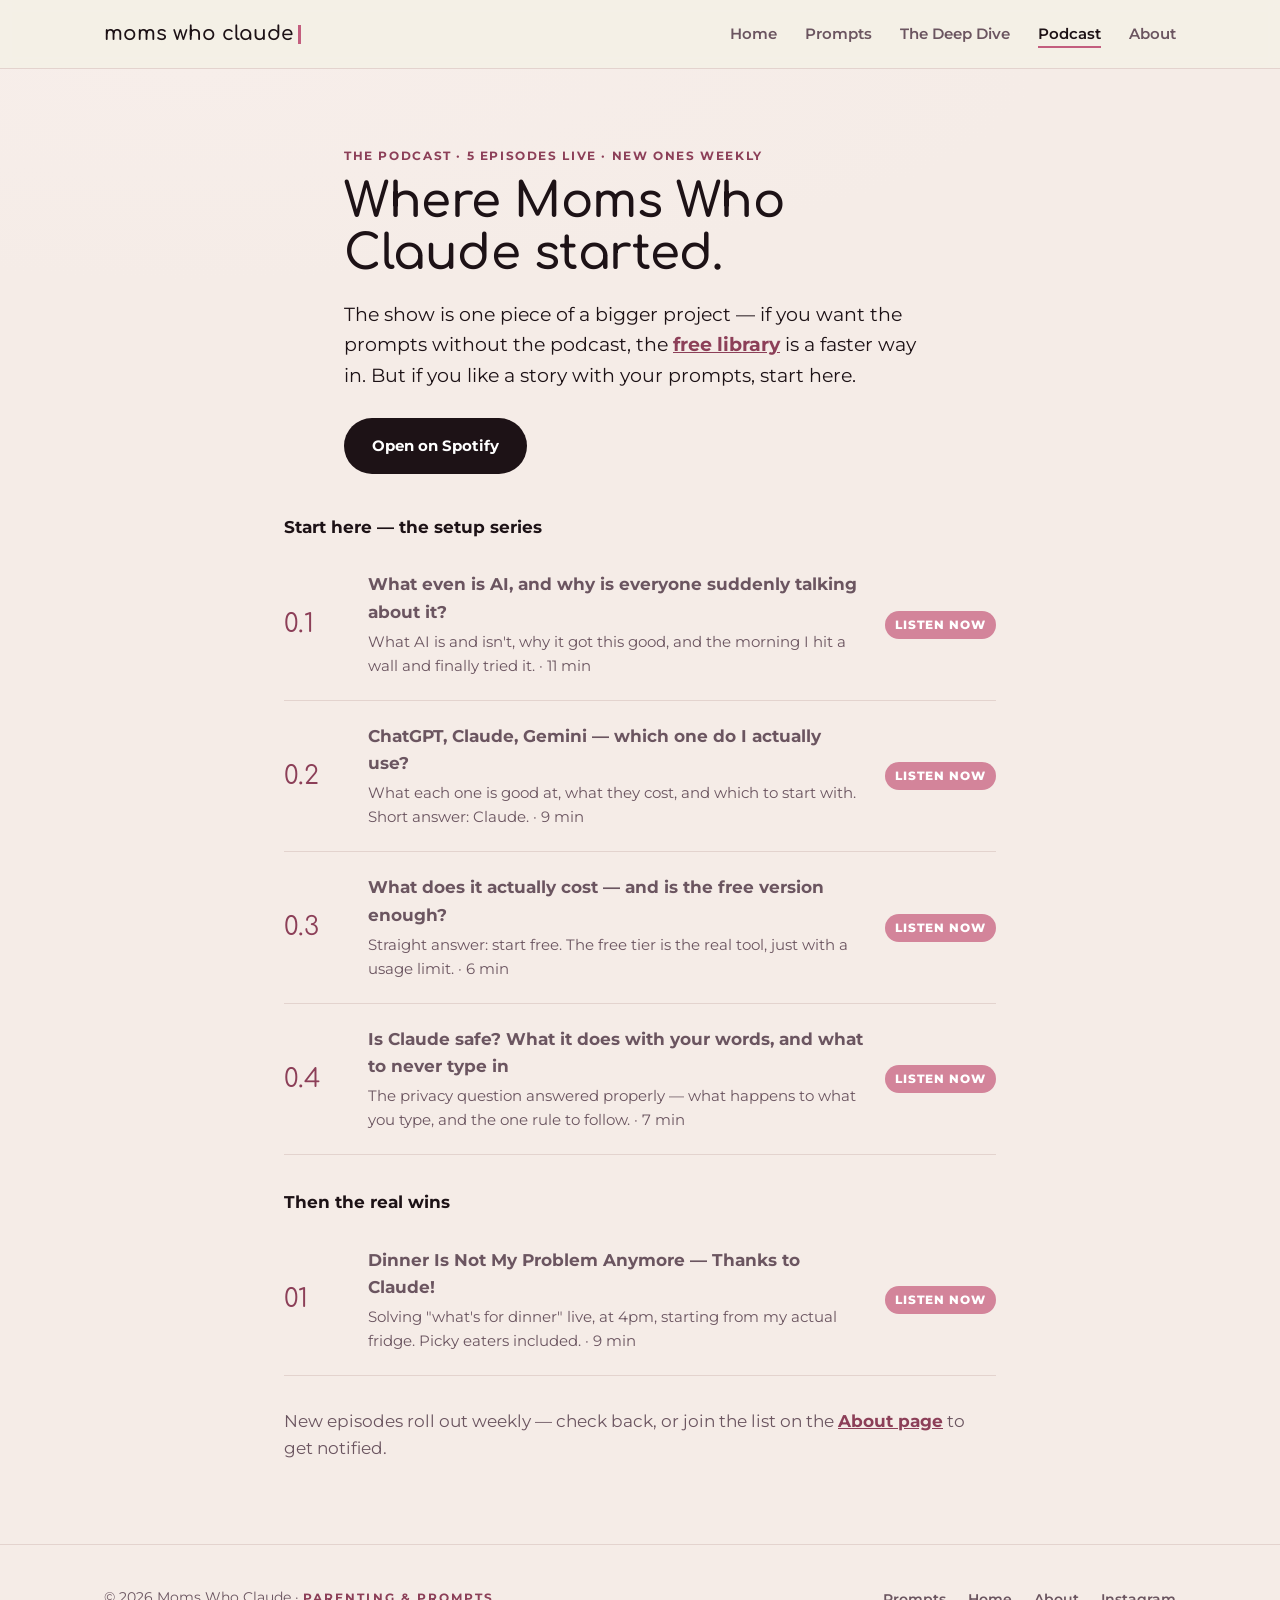
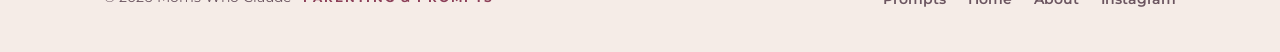
<file: podcast.html>
<!DOCTYPE html>
<html lang="en">
<head>
<meta charset="UTF-8">
<meta name="viewport" content="width=device-width, initial-scale=1.0">
<title>Podcast — Moms Who Claude</title>
<meta name="description" content="The Moms Who Claude podcast — every episode, the real prompts and the mess they solved.">
<link rel="preconnect" href="https://fonts.googleapis.com">
<link rel="preconnect" href="https://fonts.gstatic.com" crossorigin>
<link href="https://fonts.googleapis.com/css2?family=Comfortaa:wght@400;600;700&family=Montserrat:wght@400;500;600;700;800&family=Caveat:wght@600&display=swap" rel="stylesheet">
<link rel="stylesheet" href="styles.css">
</head>
<body>

<header class="site-nav">
  <div class="nav-inner wrap">
    <a href="index.html" class="logo">moms who claude<span class="cursor" aria-hidden="true"></span></a>
    <button class="nav-toggle" aria-label="Open menu" aria-expanded="false">☰</button>
    <ul class="nav-links">
      <li><a href="index.html">Home</a></li>
      <li><a href="resources.html">Prompts</a></li>
      <li><a href="courses.html">The Deep Dive</a></li>
      <li><a href="podcast.html" class="active">Podcast</a></li>
      <li><a href="about.html">About</a></li>
    </ul>
  </div>
</header>

<main>
  <section class="hero" style="padding-bottom:20px;">
    <div class="wrap" style="max-width:640px;">
      <span class="eyebrow">The podcast · 5 episodes live · new ones weekly</span>
      <h1 style="font-size:clamp(2rem,4vw,3rem);">Where Moms Who Claude started.</h1>
      <p class="lede">The show is one piece of a bigger project — if you want the prompts without the podcast, the <a href="resources.html" style="color:var(--rose-deep); font-weight:700;">free library</a> is a faster way in. But if you like a story with your prompts, start here.</p>
      <a href="https://open.spotify.com/show/033yTE2zEyVBRUlOgc7sY5" target="_blank" rel="noopener" class="btn btn-primary" style="margin-top:8px;">Open on Spotify</a>
    </div>
  </section>

  <section style="padding-top:20px;">
    <div class="wrap" style="max-width:760px;">

      <p style="margin:0 0 8px; font-weight:700; color:var(--ink);">Start here — the setup series</p>

      <div class="ep-row">
        <span class="ep-num">0.1</span>
        <div>
          <p class="ep-title">What even is AI, and why is everyone suddenly talking about it?</p>
          <p class="ep-desc">What AI is and isn't, why it got this good, and the morning I hit a wall and finally tried it. · 11 min</p>
        </div>
        <a href="https://open.spotify.com/episode/0J5oSsdGWSajHhUG7oEgso" target="_blank" rel="noopener" class="ep-tag">Listen now</a>
      </div>

      <div class="ep-row">
        <span class="ep-num">0.2</span>
        <div>
          <p class="ep-title">ChatGPT, Claude, Gemini — which one do I actually use?</p>
          <p class="ep-desc">What each one is good at, what they cost, and which to start with. Short answer: Claude. · 9 min</p>
        </div>
        <a href="https://open.spotify.com/episode/4AiBI40u91VoCxs8v0bV81" target="_blank" rel="noopener" class="ep-tag">Listen now</a>
      </div>

      <div class="ep-row">
        <span class="ep-num">0.3</span>
        <div>
          <p class="ep-title">What does it actually cost — and is the free version enough?</p>
          <p class="ep-desc">Straight answer: start free. The free tier is the real tool, just with a usage limit. · 6 min</p>
        </div>
        <a href="https://open.spotify.com/episode/2oFaIYl5d07k0mnwUK4erE" target="_blank" rel="noopener" class="ep-tag">Listen now</a>
      </div>

      <div class="ep-row">
        <span class="ep-num">0.4</span>
        <div>
          <p class="ep-title">Is Claude safe? What it does with your words, and what to never type in</p>
          <p class="ep-desc">The privacy question answered properly — what happens to what you type, and the one rule to follow. · 7 min</p>
        </div>
        <a href="https://open.spotify.com/episode/0FV0ErxMTUcGveZoMHhSI8" target="_blank" rel="noopener" class="ep-tag">Listen now</a>
      </div>

      <p style="margin:34px 0 8px; font-weight:700; color:var(--ink);">Then the real wins</p>

      <div class="ep-row">
        <span class="ep-num">01</span>
        <div>
          <p class="ep-title">Dinner Is Not My Problem Anymore — Thanks to Claude!</p>
          <p class="ep-desc">Solving "what's for dinner" live, at 4pm, starting from my actual fridge. Picky eaters included. · 9 min</p>
        </div>
        <a href="https://open.spotify.com/episode/6Ljfnh9QUiUCOGpCBLrYPJ" target="_blank" rel="noopener" class="ep-tag">Listen now</a>
      </div>

      <p style="margin-top:32px; color:var(--ink-soft);">New episodes roll out weekly — check back, or join the list on the <a href="about.html#contact" style="color:var(--rose-deep); font-weight:700;">About page</a> to get notified.</p>
    </div>
  </section>
</main>

<footer>
  <div class="wrap footer-inner">
    <span class="foot-note">© 2026 Moms Who Claude · <span class="foot-tag">Parenting &amp; Prompts</span></span>
    <ul class="foot-links">
      <li><a href="resources.html">Prompts</a></li>
      <li><a href="index.html">Home</a></li>
      <li><a href="about.html">About</a></li>
      <li><a href="https://instagram.com/momswhoclaude" target="_blank" rel="noopener">Instagram</a></li>
    </ul>
  </div>
</footer>

<script>
  const toggle = document.querySelector('.nav-toggle');
  const links = document.querySelector('.nav-links');
  toggle.addEventListener('click', () => {
    const open = links.classList.toggle('open');
    toggle.setAttribute('aria-expanded', open);
  });
</script>
</body>
</html>
</file>
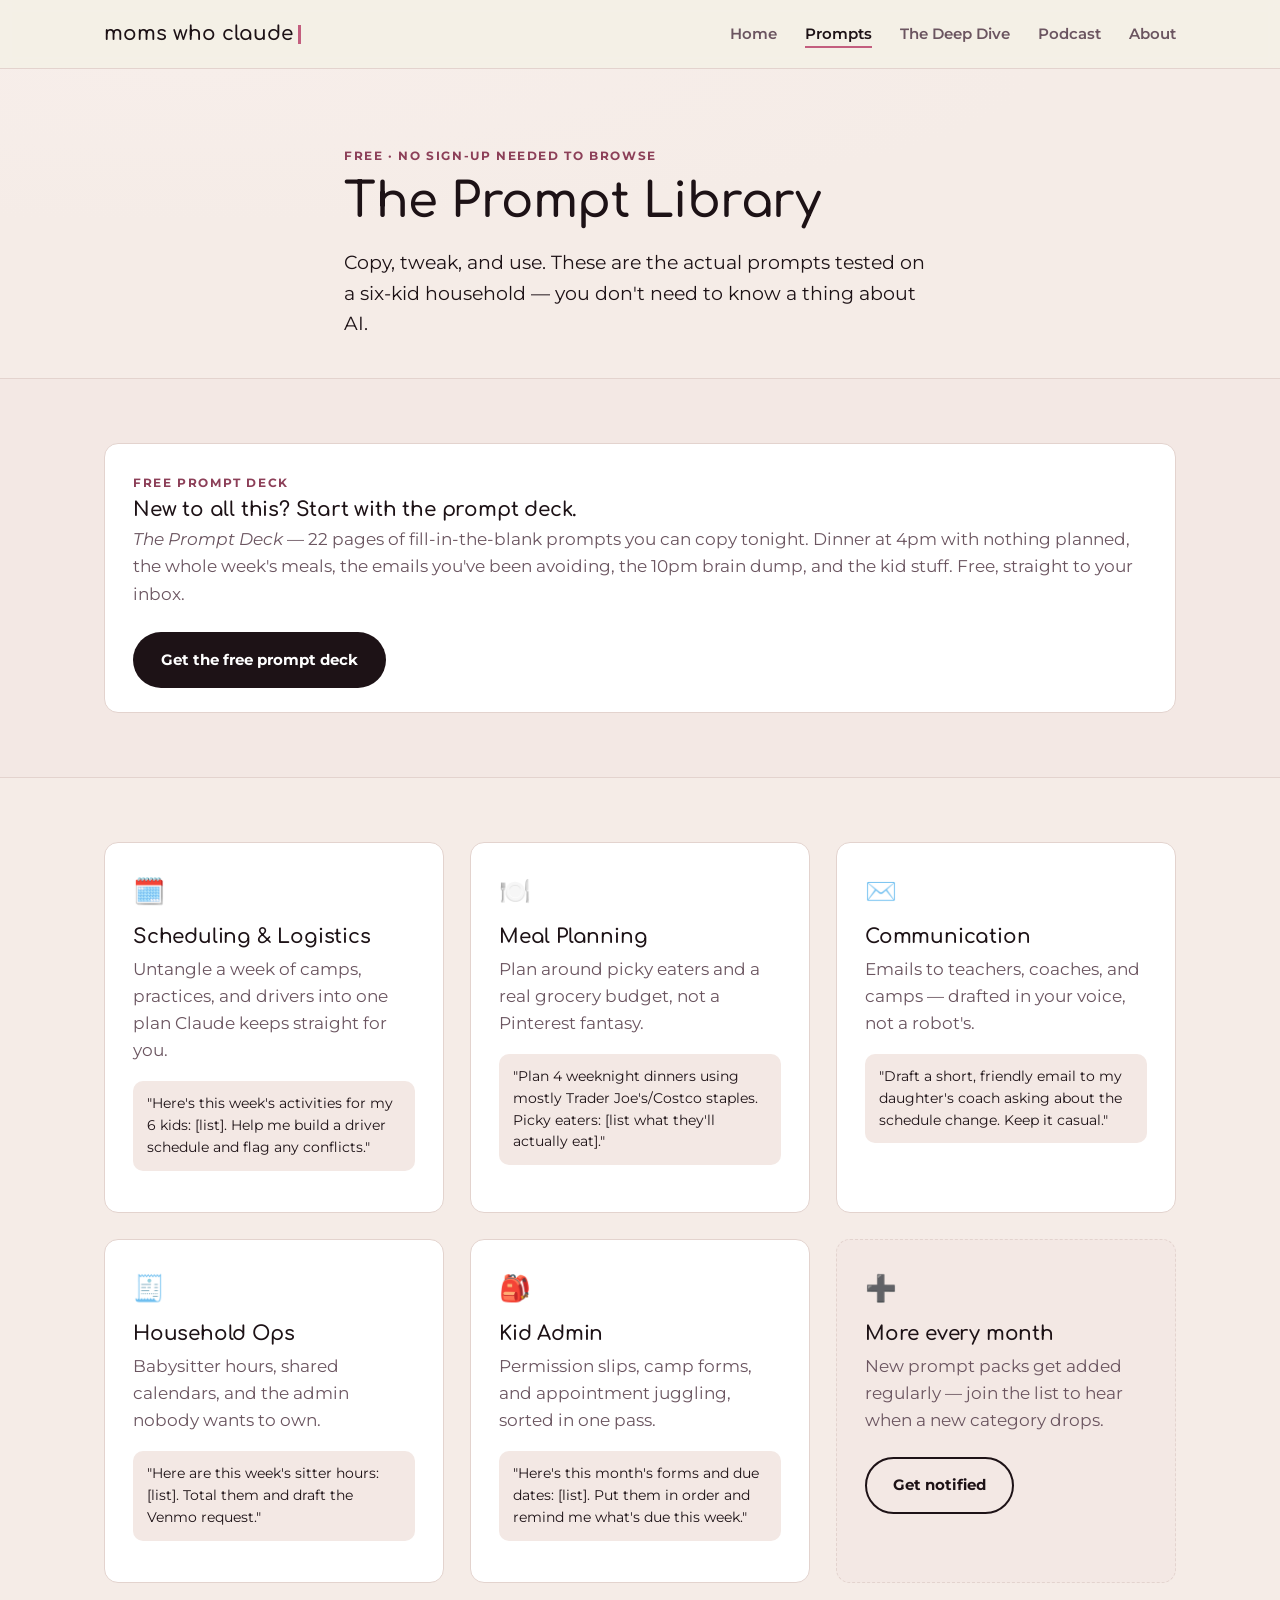
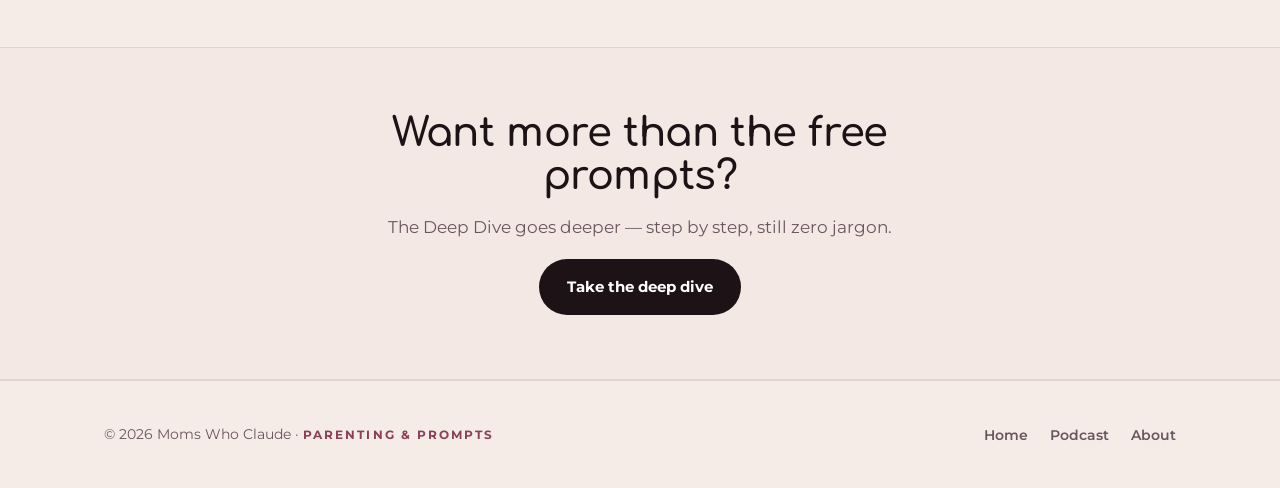
<file: resources.html>
<!DOCTYPE html>
<html lang="en">
<head>
<meta charset="UTF-8">
<meta name="viewport" content="width=device-width, initial-scale=1.0">
<title>Prompt Library — Moms Who Claude</title>
<meta name="description" content="Free, ready-to-use Claude prompts for the mental load moms carry: scheduling, meals, communication, and household ops.">
<link rel="preconnect" href="https://fonts.googleapis.com">
<link rel="preconnect" href="https://fonts.gstatic.com" crossorigin>
<link href="https://fonts.googleapis.com/css2?family=Comfortaa:wght@400;600;700&family=Montserrat:wght@400;500;600;700;800&family=Caveat:wght@600&display=swap" rel="stylesheet">
<link rel="stylesheet" href="styles.css">
</head>
<body>

<header class="site-nav">
  <div class="nav-inner wrap">
    <a href="index.html" class="logo">moms who claude<span class="cursor" aria-hidden="true"></span></a>
    <button class="nav-toggle" aria-label="Open menu" aria-expanded="false">☰</button>
    <ul class="nav-links">
      <li><a href="index.html">Home</a></li>
      <li><a href="resources.html" class="active">Prompts</a></li>
      <li><a href="courses.html">The Deep Dive</a></li>
      <li><a href="podcast.html">Podcast</a></li>
      <li><a href="about.html">About</a></li>
    </ul>
  </div>
</header>

<main>
  <section class="hero" style="padding-bottom:20px;">
    <div class="wrap" style="max-width:640px;">
      <span class="eyebrow">Free · no sign-up needed to browse</span>
      <h1 style="font-size:clamp(2rem,4vw,3rem);">The Prompt Library</h1>
      <p class="lede">Copy, tweak, and use. These are the actual prompts tested on a six-kid household — you don't need to know a thing about AI.</p>
    </div>
  </section>

  <section class="section-alt">
    <div class="wrap">
      <div class="teaser">
        <div>
          <span class="eyebrow" style="margin-bottom:6px;">Free prompt deck</span>
          <h3 style="margin:0;">New to all this? Start with the prompt deck.</h3>
          <p style="margin:6px 0 0;"><em>The Prompt Deck</em> — 22 pages of fill-in-the-blank prompts you can copy tonight. Dinner at 4pm with nothing planned, the whole week's meals, the emails you've been avoiding, the 10pm brain dump, and the kid stuff. Free, straight to your inbox.</p>
        </div>
        <a href="about.html#contact" class="btn btn-primary">Get the free prompt deck</a>
      </div>
    </div>
  </section>

  <section>
    <div class="wrap">
      <div class="grid-3">

        <div class="card">
          <span class="icon">🗓️</span>
          <h3>Scheduling & Logistics</h3>
          <p>Untangle a week of camps, practices, and drivers into one plan Claude keeps straight for you.</p>
          <p style="font-family:var(--font-body); font-size:0.85rem; background:var(--paper-dim); border-radius:10px; padding:12px 14px; color:var(--ink);">"Here's this week's activities for my 6 kids: [list]. Help me build a driver schedule and flag any conflicts."</p>
        </div>

        <div class="card">
          <span class="icon">🍽️</span>
          <h3>Meal Planning</h3>
          <p>Plan around picky eaters and a real grocery budget, not a Pinterest fantasy.</p>
          <p style="font-family:var(--font-body); font-size:0.85rem; background:var(--paper-dim); border-radius:10px; padding:12px 14px; color:var(--ink);">"Plan 4 weeknight dinners using mostly Trader Joe's/Costco staples. Picky eaters: [list what they'll actually eat]."</p>
        </div>

        <div class="card">
          <span class="icon">✉️</span>
          <h3>Communication</h3>
          <p>Emails to teachers, coaches, and camps — drafted in your voice, not a robot's.</p>
          <p style="font-family:var(--font-body); font-size:0.85rem; background:var(--paper-dim); border-radius:10px; padding:12px 14px; color:var(--ink);">"Draft a short, friendly email to my daughter's coach asking about the schedule change. Keep it casual."</p>
        </div>

        <div class="card">
          <span class="icon">🧾</span>
          <h3>Household Ops</h3>
          <p>Babysitter hours, shared calendars, and the admin nobody wants to own.</p>
          <p style="font-family:var(--font-body); font-size:0.85rem; background:var(--paper-dim); border-radius:10px; padding:12px 14px; color:var(--ink);">"Here are this week's sitter hours: [list]. Total them and draft the Venmo request."</p>
        </div>

        <div class="card">
          <span class="icon">🎒</span>
          <h3>Kid Admin</h3>
          <p>Permission slips, camp forms, and appointment juggling, sorted in one pass.</p>
          <p style="font-family:var(--font-body); font-size:0.85rem; background:var(--paper-dim); border-radius:10px; padding:12px 14px; color:var(--ink);">"Here's this month's forms and due dates: [list]. Put them in order and remind me what's due this week."</p>
        </div>

        <div class="card" style="background:var(--paper-dim); border-style:dashed;">
          <span class="icon">➕</span>
          <h3>More every month</h3>
          <p>New prompt packs get added regularly — join the list to hear when a new category drops.</p>
          <a href="about.html#contact" class="btn btn-outline" style="margin-top:6px;">Get notified</a>
        </div>

      </div>
    </div>
  </section>

  <section class="section-alt">
    <div class="wrap" style="text-align:center; max-width:600px;">
      <h2>Want more than the free prompts?</h2>
      <p>The Deep Dive goes deeper — step by step, still zero jargon.</p>
      <a href="courses.html" class="btn btn-primary">Take the deep dive</a>
    </div>
  </section>
</main>

<footer>
  <div class="wrap footer-inner">
    <span class="foot-note">© 2026 Moms Who Claude · <span class="foot-tag">Parenting &amp; Prompts</span></span>
    <ul class="foot-links">
      <li><a href="index.html">Home</a></li>
      <li><a href="podcast.html">Podcast</a></li>
      <li><a href="about.html">About</a></li>
    </ul>
  </div>
</footer>

<script>
  const toggle = document.querySelector('.nav-toggle');
  const links = document.querySelector('.nav-links');
  toggle.addEventListener('click', () => {
    const open = links.classList.toggle('open');
    toggle.setAttribute('aria-expanded', open);
  });
</script>
</body>
</html>
</file>
<file: styles.css>
/* ============================================
   Moms Who Claude — Design Tokens
   ============================================ */
:root{
  --cream: #F5ECE7;
  --blush: #F3E8E4;
  --plum: #2A1B22;
  --ink: #1D1216;
  --ink-soft: #6B5560;
  --rose: #C35E7E;
  --rose-deep: #8C3F58;
  --rose-light: #D3849A;
  --line: #E3D3CE;
  --white: #FFFFFF;

  /* kept as aliases so the rest of the file reads cleanly */
  --paper: var(--cream);
  --paper-dim: var(--blush);

  --font-display: 'Comfortaa', sans-serif;
  --font-body: 'Montserrat', -apple-system, BlinkMacSystemFont, sans-serif;

  --radius: 14px;
  --max-width: 1120px;
}

*, *::before, *::after{ box-sizing: border-box; }

html{ scroll-behavior: smooth; }

body{
  margin: 0;
  background: var(--paper);
  color: var(--ink);
  font-family: var(--font-body);
  font-size: 17px;
  line-height: 1.6;
  -webkit-font-smoothing: antialiased;
}

img{ max-width: 100%; display: block; }

a{ color: inherit; }

.wrap{
  max-width: var(--max-width);
  margin: 0 auto;
  padding: 0 24px;
}

/* ---------- Typography ---------- */
h1, h2, h3{
  font-family: var(--font-display);
  font-weight: 600;
  line-height: 1.08;
  margin: 0 0 0.4em;
  letter-spacing: -0.01em;
}
h1{ font-size: clamp(2.4rem, 5vw, 4rem); }
h2{ font-size: clamp(1.7rem, 3.2vw, 2.5rem); }
h3{ font-size: 1.25rem; }

.eyebrow{
  font-family: var(--font-body);
  font-weight: 700;
  font-size: 0.72rem;
  letter-spacing: 0.14em;
  text-transform: uppercase;
  color: var(--rose-deep);
  margin: 0 0 0.9em;
  display: inline-block;
}

p{ margin: 0 0 1em; color: var(--ink-soft); }
.lede{ font-size: 1.2rem; color: var(--ink); }

/* ---------- Buttons ---------- */
.btn{
  display: inline-flex;
  align-items: center;
  gap: 8px;
  font-family: var(--font-body);
  font-weight: 700;
  font-size: 0.95rem;
  padding: 14px 26px;
  border-radius: 999px;
  text-decoration: none;
  border: 2px solid transparent;
  cursor: pointer;
  transition: transform 0.15s ease, background 0.15s ease, border-color .15s ease;
}
.btn:hover{ transform: translateY(-2px); }
.btn:focus-visible{ outline: 3px solid var(--rose-light); outline-offset: 3px; }

.btn-primary{ background: var(--ink); color: var(--white); }
.btn-primary:hover{ background: #33384f; }

.btn-outline{ background: transparent; border-color: var(--ink); color: var(--ink); }
.btn-outline:hover{ background: var(--ink); color: var(--white); }

/* ---------- Guide bar (announcement strip, above the nav) ---------- */
.guide-bar{
  /* Rose Deep, not Rose: cream-on-rose was 3.45:1, cream-on-rose-deep is 6.08:1
     — clears AA for normal text, not just large. Matters for the 40+ audience. */
  background: var(--rose-deep);
  color: var(--cream);
  border-bottom: 1px solid rgba(0,0,0,0.18);
}
.guide-bar-inner{
  display: flex;
  align-items: center;
  justify-content: center;
  flex-wrap: wrap;
  gap: 14px 26px;
  padding: 18px 24px;
  max-width: var(--max-width);
  margin: 0 auto;
}
.guide-bar-text{
  margin: 0;
  font-family: var(--font-body);
  font-weight: 700;
  font-size: clamp(1.18rem, 2.1vw, 1.38rem);
  line-height: 1.3;
  letter-spacing: -0.005em;
  color: var(--cream);
  display: inline-flex;
  align-items: baseline;
}
.guide-bar-text .cursor{
  display: inline-block;
  width: 3px;
  height: 0.95em;
  background: var(--cream);
  margin-left: 6px;
  align-self: center;
  animation: cursor-blink 1.1s steps(1) infinite;
}
.guide-bar .btn-guide{
  display: inline-block;
  background: var(--cream);
  color: var(--ink);
  font-family: var(--font-body);
  font-weight: 700;
  font-size: 1.02rem;
  text-decoration: none;
  padding: 14px 28px;
  border-radius: 999px;
  white-space: nowrap;
  box-shadow: 0 2px 0 rgba(0,0,0,0.12);
  transition: transform 0.15s ease, background 0.15s ease;
}
.guide-bar .btn-guide:hover{
  background: var(--white);
  transform: translateY(-1px);
}
.guide-bar .btn-guide:focus-visible{
  background: var(--white);
  outline: 3px solid var(--cream);
  outline-offset: 3px;
}
@media (max-width: 640px){
  .guide-bar-inner{ flex-direction: column; text-align: center; gap: 14px; padding: 20px 20px; }
  .guide-bar .btn-guide{ width: 100%; max-width: 340px; text-align: center; }
}
@media (prefers-reduced-motion: reduce){
  .guide-bar-text .cursor{ animation: none; }
}

/* ---------- Nav ---------- */
header.site-nav{
  position: sticky; top: 0; z-index: 50;
  background: rgba(244,240,230,0.92);
  backdrop-filter: blur(6px);
  border-bottom: 1px solid var(--line);
}
.nav-inner{
  display: flex; align-items: center; justify-content: space-between;
  padding: 18px 24px;
}
.logo{
  font-family: var(--font-display);
  font-weight: 600;
  font-size: 1.25rem;
  text-decoration: none;
  color: var(--ink);
  display: inline-flex;
  align-items: baseline;
}
.logo .cursor{
  display: inline-block;
  width: 3px;
  height: 0.95em;
  background: var(--rose);
  margin-left: 5px;
  align-self: center;
  animation: cursor-blink 1.1s steps(1) infinite;
}
@keyframes cursor-blink{ 50%{ opacity: 0; } }
.nav-links{ display: flex; gap: 28px; list-style: none; margin: 0; padding: 0; }
.nav-links a{
  text-decoration: none;
  font-weight: 600;
  font-size: 0.95rem;
  color: var(--ink-soft);
  padding-bottom: 3px;
  border-bottom: 2px solid transparent;
}
.nav-links a:hover, .nav-links a.active{ color: var(--ink); border-color: var(--rose); }

.nav-toggle{ display: none; background: none; border: none; font-size: 1.6rem; cursor: pointer; color: var(--ink); }

@media (max-width: 720px){
  .nav-links{
    position: absolute; top: 100%; left: 0; right: 0;
    background: var(--paper); border-bottom: 1px solid var(--line);
    flex-direction: column; padding: 18px 24px; gap: 16px;
    display: none;
  }
  .nav-links.open{ display: flex; }
  .nav-toggle{ display: block; }
}

/* ---------- Hero ---------- */
.hero{
  padding: 72px 0 60px;
  background: radial-gradient(120% 90% at 15% 0%, #F7EEEA 0%, var(--paper) 55%);
}
.hl{ color: var(--rose); }

/* Pull quote band */
.pullquote{ max-width: 820px; text-align: center; }
.pullquote p{
  font-family: var(--font-display);
  font-weight: 600;
  font-size: clamp(1.6rem, 3.4vw, 2.4rem);
  line-height: 1.2;
  color: var(--ink);
  margin: 0;
}
.hero-grid{
  display: grid; grid-template-columns: 1.1fr 1fr; gap: 56px; align-items: center;
}
@media (max-width: 880px){ .hero-grid{ grid-template-columns: 1fr; } }

.hero-cta{ display: flex; gap: 14px; flex-wrap: wrap; margin-top: 28px; }

/* Signature element: the "Sunday Night Swap" card pair */
.swap{
  position: relative;
  display: grid;
  gap: 14px;
}
.swap-card{
  background: var(--white);
  border: 1px solid var(--line);
  border-radius: var(--radius);
  padding: 22px 24px;
  box-shadow: 0 18px 34px -22px rgba(29,18,22,0.35);
}
.swap-card.messy{
  transform: rotate(-1.4deg);
  font-family: 'Caveat', cursive;
  font-size: 1.28rem;
  color: #3D2530;
  background: var(--blush);
  border-color: var(--rose-light);
}
.swap-card.messy .swap-label{ font-family: var(--font-body); }
.swap-card.calm{
  transform: rotate(0.8deg);
  border-color: var(--rose-light);
}
.swap-label{
  font-weight: 800; font-size: 0.7rem; letter-spacing: 0.1em; text-transform: uppercase;
  color: var(--rose); margin-bottom: 10px; display: block;
}
.swap-card.calm .swap-label{ color: var(--rose-light); }
.swap ul{ margin: 0; padding-left: 1.1em; }
.swap-card.messy li{ margin-bottom: 6px; }
.swap-card.calm li{ margin-bottom: 8px; color: var(--ink); font-family: var(--font-body); font-size: 0.96rem; }
.swap-arrow{
  text-align: center; font-size: 1.4rem; color: var(--rose-deep); margin: -4px 0;
}

/* ---------- Sections ---------- */
section{ padding: 64px 0; }
.section-head{ max-width: 640px; margin-bottom: 40px; }
.section-alt{ background: var(--paper-dim); border-top: 1px solid var(--line); border-bottom: 1px solid var(--line); }

.grid-3{ display: grid; grid-template-columns: repeat(3, 1fr); gap: 26px; }
@media (max-width: 880px){ .grid-3{ grid-template-columns: 1fr; } }

.grid-4{ display: grid; grid-template-columns: repeat(4, 1fr); gap: 22px; }
@media (max-width: 980px){ .grid-4{ grid-template-columns: repeat(2, 1fr); } }
@media (max-width: 560px){ .grid-4{ grid-template-columns: 1fr; } }

.grid-2{ display: grid; grid-template-columns: repeat(2, 1fr); gap: 24px; }
@media (max-width: 720px){ .grid-2{ grid-template-columns: 1fr; } }

.card{
  background: var(--white);
  border: 1px solid var(--line);
  border-radius: var(--radius);
  padding: 28px;
}
.card .icon{ font-size: 1.6rem; margin-bottom: 14px; display: block; }

/* Episode list */
.ep-row{
  display: grid;
  grid-template-columns: 64px 1fr auto;
  gap: 20px;
  align-items: center;
  padding: 22px 0;
  border-bottom: 1px solid var(--line);
}
.ep-num{
  font-family: var(--font-display);
  font-size: 1.6rem;
  color: var(--rose-deep);
}
.ep-title{ font-weight: 700; margin-bottom: 4px; }
.ep-desc{ color: var(--ink-soft); font-size: 0.94rem; margin: 0; }
.ep-tag{
  font-size: 0.72rem; font-weight: 800; letter-spacing: 0.08em; text-transform: uppercase;
  padding: 5px 10px; border-radius: 999px; background: var(--rose-light); color: var(--white);
  white-space: nowrap;
}
.ep-tag.soon{ background: var(--line); color: var(--ink-soft); }
a.ep-tag{ text-decoration: none; transition: background .15s ease; }
a.ep-tag:hover{ background: var(--rose); }
@media (max-width: 600px){
  .ep-row{ grid-template-columns: 46px 1fr; }
  .ep-num{ font-size: 1.25rem; }
  .ep-tag{ grid-column: 2; justify-self: start; margin-top: 6px; }
}

/* About page */
.bio-grid{ display: grid; grid-template-columns: 0.9fr 1.1fr; gap: 56px; align-items: start; }
@media (max-width: 880px){ .bio-grid{ grid-template-columns: 1fr; } }
.crew{
  display: flex; flex-wrap: wrap; gap: 10px; margin-top: 18px;
}
.crew span{
  background: var(--white); border: 1px solid var(--line); border-radius: 999px;
  padding: 7px 14px; font-size: 0.85rem; font-weight: 600;
}

/* ---------- Footer ---------- */
footer{ border-top: 1px solid var(--line); padding: 40px 0; }
.footer-inner{
  display: flex; justify-content: space-between; align-items: center; flex-wrap: wrap; gap: 16px;
}
.foot-links{ display: flex; gap: 22px; list-style: none; margin: 0; padding: 0; }
.foot-links a{ text-decoration: none; font-weight: 600; font-size: 0.9rem; color: var(--ink-soft); }
.foot-links a:hover{ color: var(--ink); }
.foot-note{ font-size: 0.85rem; color: var(--ink-soft); }
.foot-tag{ letter-spacing: 0.18em; text-transform: uppercase; font-size: 0.72rem; color: var(--rose-deep); font-weight: 700; }

/* ---------- Pillars (home) ---------- */
.pillar-card{
  background: var(--white);
  border: 1px solid var(--line);
  border-radius: var(--radius);
  padding: 30px 28px;
  text-decoration: none;
  color: var(--ink);
  display: block;
  transition: transform .15s ease, box-shadow .15s ease;
}
.pillar-card:hover{ transform: translateY(-3px); box-shadow: 0 18px 34px -24px rgba(29,18,22,0.4); }
.pillar-card .icon{ font-size: 1.7rem; margin-bottom: 12px; display: block; }
.pillar-card .pillar-link{
  font-weight: 800; font-size: 0.82rem; letter-spacing: .04em; color: var(--rose-deep);
  margin-top: 12px; display: inline-block;
}

/* Light teaser strip */
.teaser{
  display: flex; align-items: center; justify-content: space-between; gap: 24px; flex-wrap: wrap;
  background: var(--white); border: 1px solid var(--line); border-radius: var(--radius);
  padding: 24px 28px;
}
@media (max-width: 600px){ .teaser{ flex-direction: column; align-items: flex-start; } }

/* ---------- Pricing / offer cards ---------- */
.price-card{
  background: var(--white); border: 1px solid var(--line); border-radius: var(--radius);
  padding: 32px 28px; display: flex; flex-direction: column; height: 100%;
}
.price-card.featured{ border-color: var(--rose); box-shadow: 0 18px 34px -24px rgba(29,18,22,0.4); }
.price-tag{ font-family: var(--font-display); font-size: 2rem; margin: 6px 0 18px; }
.price-tag span{ font-family: var(--font-body); font-size: 0.95rem; color: var(--ink-soft); font-weight: 600; }
.feature-list{ list-style: none; margin: 0 0 24px; padding: 0; flex-grow: 1; }
.feature-list li{ padding: 7px 0 7px 26px; position: relative; color: var(--ink-soft); font-size: 0.95rem; }
.feature-list li::before{ content: "✓"; position: absolute; left: 0; color: var(--rose-light); font-weight: 800; }

/* Waitlist badge */
.badge{
  display: inline-block; font-size: 0.72rem; font-weight: 800; letter-spacing: .08em; text-transform: uppercase;
  background: var(--rose); color: var(--white); padding: 5px 12px; border-radius: 999px; margin-bottom: 14px;
}

@media (prefers-reduced-motion: reduce){
  html{ scroll-behavior: auto; }
  .btn{ transition: none; }
}
</file>
